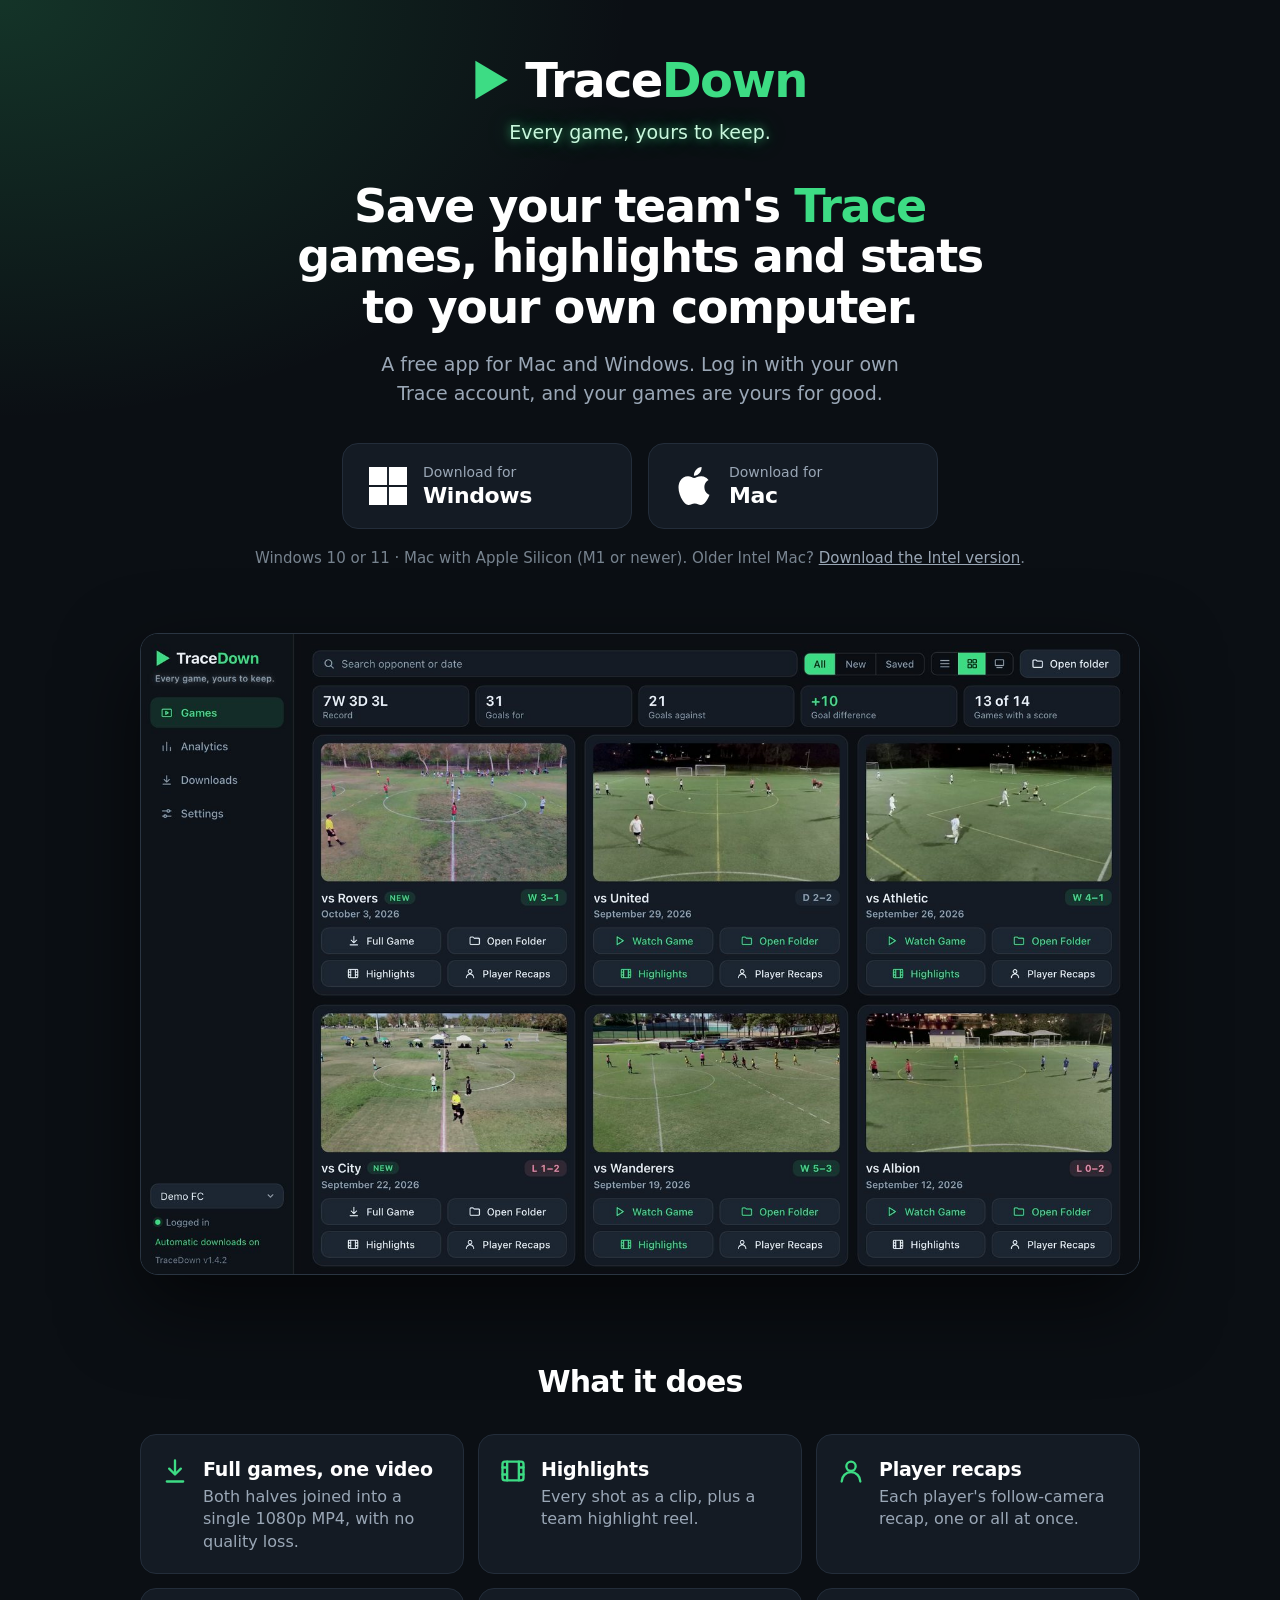
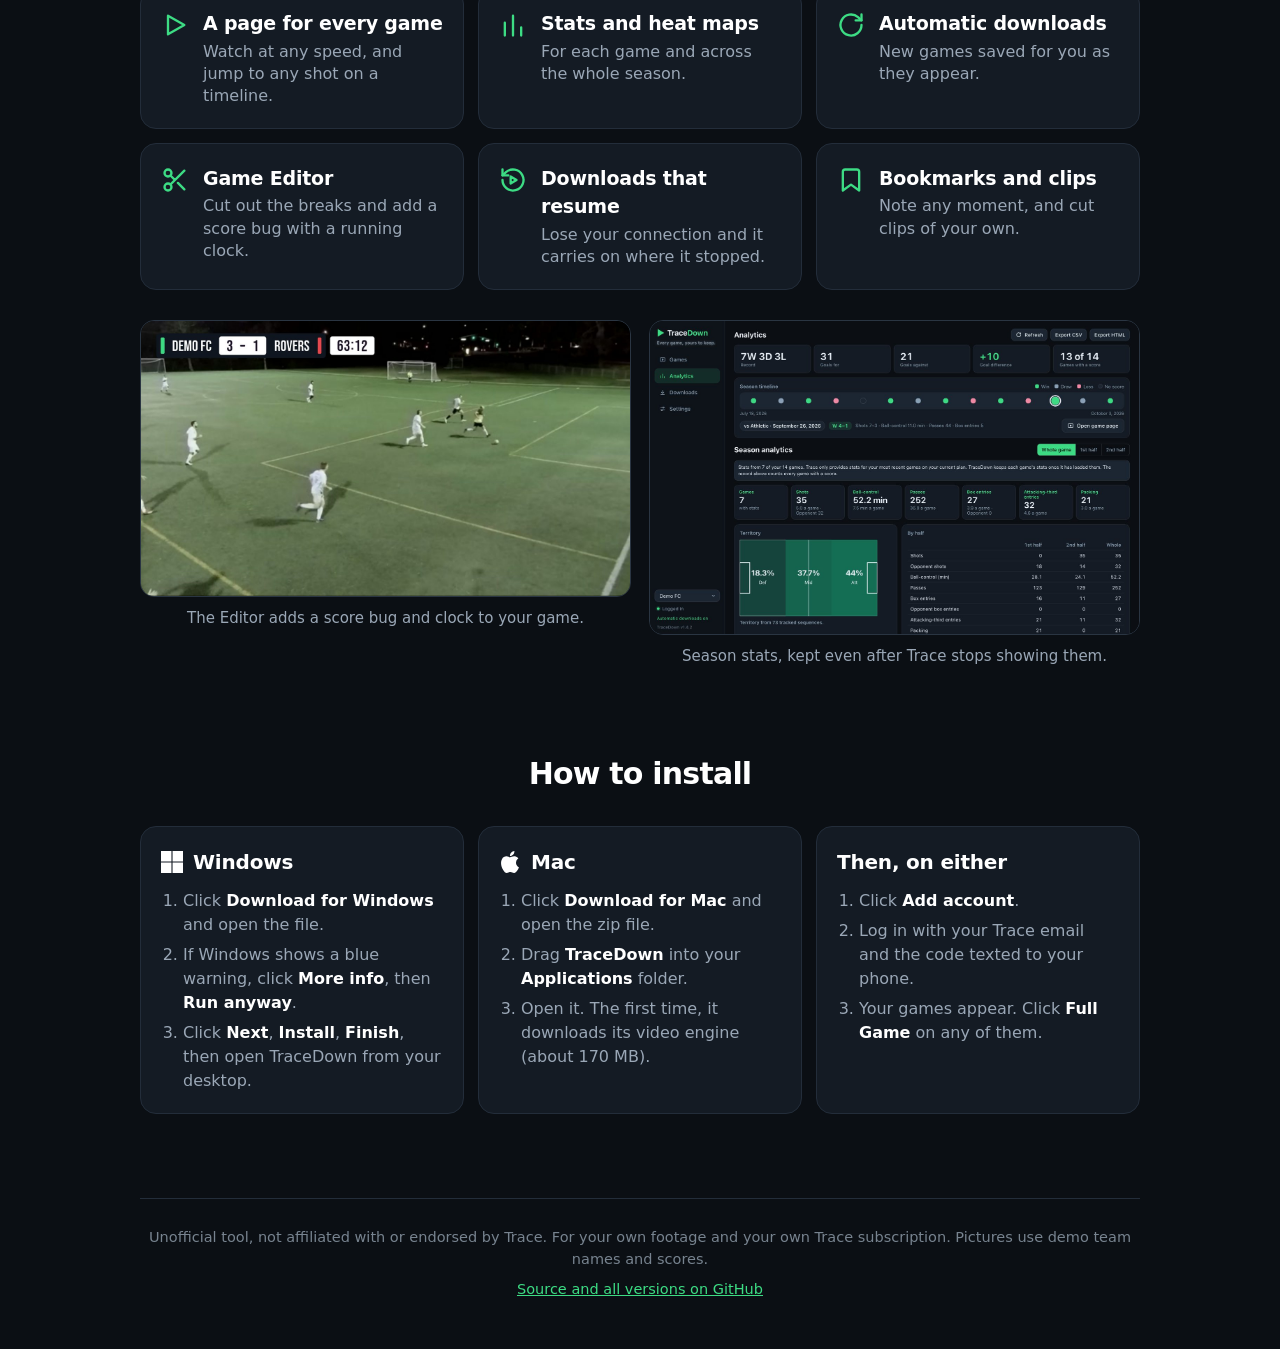
<file: site/index.html>
<!doctype html>
<html lang="en">
<head>
<meta charset="utf-8">
<meta name="viewport" content="width=device-width, initial-scale=1">
<title>TraceDown: every game, yours to keep</title>
<meta name="description" content="A free Mac and Windows app that saves your team's Trace soccer games, highlights, player recaps and stats to your own computer.">
<meta property="og:title" content="TraceDown: every game, yours to keep">
<meta property="og:description" content="Save your team's Trace games, highlights and stats to your own computer. Free for Mac and Windows.">
<meta property="og:image" content="https://tracedown.xyst.la/img/share.jpg">
<meta property="og:url" content="https://tracedown.xyst.la/">
<link rel="canonical" href="https://tracedown.xyst.la/">
<meta name="twitter:card" content="summary_large_image">
<link rel="icon" href="data:image/svg+xml,%3Csvg xmlns='http://www.w3.org/2000/svg' viewBox='0 0 64 64'%3E%3Crect width='64' height='64' rx='14' fill='%230b0f14'/%3E%3Cpath d='M22 16 48 32 22 48z' fill='%233ddc84'/%3E%3C/svg%3E">
<style>
:root{--bg:#0b0f14;--card:#141b24;--line:#232d3a;--text:#fff;--dim:#9aa7b6;--faint:#77838f;--accent:#3ddc84;--on-accent:#06231a}
*{box-sizing:border-box;margin:0}
html{scroll-behavior:smooth}
body{font-family:Inter,-apple-system,"Segoe UI Variable Text","Segoe UI",system-ui,sans-serif;color:var(--text);line-height:1.5;
 background:radial-gradient(900px 600px at 0% 0%,rgba(61,220,132,.18),transparent 70%),var(--bg);background-repeat:no-repeat;background-color:var(--bg)}
a{color:var(--accent)}
.wrap{max-width:1040px;margin:0 auto;padding:0 20px}
header{padding:56px 0 8px;text-align:center}
.logo{display:inline-flex;align-items:center;gap:16px}
.logo svg{width:36px;height:42px}
.logo b{font-size:48px;font-weight:800;letter-spacing:-1.6px;line-height:1}
.g{color:var(--accent)}
.tag{color:#c9f7dd;font-size:19px;margin-top:10px;text-shadow:0 0 10px rgba(61,220,132,.75),0 0 26px rgba(61,220,132,.45)}
h1{font-size:clamp(29px,4.8vw,46px);line-height:1.1;font-weight:800;letter-spacing:-1.4px;margin:34px auto 0;max-width:1000px;text-wrap:balance}
.sub{color:var(--dim);font-size:19px;max-width:820px;margin:18px auto 0;text-wrap:balance}
.buttons{display:flex;flex-wrap:wrap;gap:16px;justify-content:center;margin-top:36px}
.dl{display:flex;align-items:center;gap:16px;min-width:290px;padding:18px 26px;border-radius:16px;text-decoration:none;text-align:left;
 background:var(--card);border:1px solid var(--line);color:var(--text);transition:transform .12s,border-color .12s,background .12s}
.dl:hover{transform:translateY(-2px);border-color:var(--accent)}
.dl svg{width:38px;height:38px;flex:none;fill:currentColor}
.dl small{display:block;font-size:14px;color:var(--dim);font-weight:500}
.dl span{display:block;font-size:22px;font-weight:800;letter-spacing:-.4px;line-height:1.2}
.under{color:var(--faint);font-size:15px;margin-top:18px}
.under a{color:var(--dim)}
.phone{display:none;margin:22px auto 0;max-width:460px;padding:12px 16px;border-radius:12px;background:rgba(61,220,132,.1);border:1px solid rgba(61,220,132,.35);font-size:15px}
.shot{margin:56px auto 0;border-radius:18px;overflow:hidden;border:1px solid #2a3542;box-shadow:0 30px 80px rgba(0,0,0,.6)}
.shot img{display:block;width:100%;height:auto}
h2{font-size:30px;font-weight:800;letter-spacing:-.8px;text-align:center;margin-top:84px}
.grid{display:grid;grid-template-columns:repeat(auto-fit,minmax(290px,1fr));gap:14px;margin-top:30px}
.card{background:var(--card);border:1px solid var(--line);border-radius:16px;padding:20px;display:flex;gap:14px}
.card svg{flex:none;width:28px;height:28px;stroke:var(--accent);fill:none;stroke-width:2;stroke-linecap:round;stroke-linejoin:round;margin-top:2px}
.card h3{font-size:19px;font-weight:700;letter-spacing:-.2px}
.card p{font-size:16px;color:var(--dim);margin-top:3px;line-height:1.4}
.pair{display:grid;grid-template-columns:repeat(auto-fit,minmax(290px,1fr));gap:18px;margin-top:30px}
.pair figure{margin:0}
.pair img{display:block;width:100%;height:auto;border-radius:14px;border:1px solid #2a3542}
.pair figcaption{color:var(--dim);font-size:15px;margin-top:10px;text-align:center}
.how{display:grid;grid-template-columns:repeat(auto-fit,minmax(290px,1fr));gap:14px;margin-top:30px}
.how .card{display:block}
.how h3{display:flex;align-items:center;gap:10px;font-size:20px}
.how h3 svg{width:22px;height:22px;fill:currentColor;stroke:none;margin:0}
.how ol{margin:12px 0 0;padding-left:22px;color:var(--dim);font-size:16px}
.how li{margin-top:6px}
.how b{color:var(--text);font-weight:600}
footer{margin-top:84px;padding:28px 0 48px;border-top:1px solid var(--line);color:var(--faint);font-size:14.5px;text-align:center}
footer p+p{margin-top:8px}
@media (max-width:640px){.sub{font-size:13.5px}header{padding-top:40px}.logo b{font-size:40px}.dl{width:100%}h2{margin-top:64px}}
@media (max-width:380px){.sub{font-size:12.5px}}
</style>
</head>
<body>
<div class="wrap">
<header>
  <div class="logo"><svg viewBox="0 0 60 70" aria-hidden="true"><path d="M4 3 58 35 4 67Z" fill="#3ddc84"/></svg><b>Trace<span class="g">Down</span></b></div>
  <div class="tag">Every game, yours to keep.</div>
  <h1>Save your team's <span class="g">Trace</span> games, highlights and stats to your own computer.</h1>
  <p class="sub">A free app for Mac and Windows. Log in with your own Trace account, and your games are yours for good.</p>

  <div class="buttons" id="download">
    <a class="dl" data-os="win" href="https://github.com/xystla/trace-downloader/releases/latest/download/TraceDown-Windows-Setup.exe">
      <svg viewBox="0 0 24 24" aria-hidden="true"><path d="M0 0h11.4v11.4H0zM12.6 0H24v11.4H12.6zM0 12.6h11.4V24H0zM12.6 12.6H24V24H12.6z"/></svg>
      <div><small>Download for</small><span>Windows</span></div></a>
    <a class="dl" data-os="mac" href="https://github.com/xystla/trace-downloader/releases/latest/download/TraceDown-macOS-AppleSilicon.zip">
      <svg viewBox="0 0 24 24" aria-hidden="true"><path d="M12.152 6.896c-.948 0-2.415-1.078-3.96-1.04-2.04.027-3.91 1.183-4.961 3.014-2.117 3.675-.546 9.103 1.519 12.09 1.013 1.454 2.208 3.09 3.792 3.039 1.52-.065 2.09-.987 3.935-.987 1.831 0 2.35.987 3.96.948 1.637-.026 2.676-1.48 3.676-2.948 1.156-1.688 1.636-3.325 1.662-3.415-.039-.013-3.182-1.221-3.22-4.857-.026-3.04 2.48-4.494 2.597-4.559-1.429-2.09-3.623-2.324-4.39-2.376-2-.156-3.675 1.09-4.61 1.09zM15.53 3.83c.843-1.012 1.4-2.427 1.245-3.83-1.207.052-2.662.805-3.532 1.818-.78.896-1.454 2.338-1.273 3.714 1.338.104 2.715-.688 3.559-1.701"/></svg>
      <div><small>Download for</small><span>Mac</span></div></a>
  </div>
  <p class="under"><span id="version"></span>Windows 10 or 11 · Mac with Apple Silicon (M1 or newer).
    Older Intel Mac? <a href="https://github.com/xystla/trace-downloader/releases/latest/download/TraceDown-macOS-Intel.zip">Download the Intel version</a>.</p>
  <p class="phone" id="phone">TraceDown runs on a Mac or Windows computer. Open this page there to download it.</p>
</header>

<div class="shot"><img src="img/games.jpg" width="1600" height="1025" alt="TraceDown's games view, with a card for each game"></div>

<h2>What it does</h2>
<div class="grid">
  <div class="card"><svg viewBox="0 0 24 24"><path d="M12 3v12m0 0-5-5m5 5 5-5M5 21h14"/></svg><div><h3>Full games, one video</h3><p>Both halves joined into a single 1080p MP4, with no quality loss.</p></div></div>
  <div class="card"><svg viewBox="0 0 24 24"><rect x="3" y="4" width="18" height="16" rx="2"/><path d="M7 4v16M17 4v16M3 9h4M3 15h4M17 9h4M17 15h4"/></svg><div><h3>Highlights</h3><p>Every shot as a clip, plus a team highlight reel.</p></div></div>
  <div class="card"><svg viewBox="0 0 24 24"><circle cx="12" cy="8" r="4"/><path d="M4 21a8 8 0 0 1 16 0"/></svg><div><h3>Player recaps</h3><p>Each player's follow-camera recap, one or all at once.</p></div></div>
  <div class="card"><svg viewBox="0 0 24 24"><path d="m6 4 14 8-14 8z"/></svg><div><h3>A page for every game</h3><p>Watch at any speed, and jump to any shot on a timeline.</p></div></div>
  <div class="card"><svg viewBox="0 0 24 24"><path d="M5 21V10M12 21V4M19 21v-7"/></svg><div><h3>Stats and heat maps</h3><p>For each game and across the whole season.</p></div></div>
  <div class="card"><svg viewBox="0 0 24 24"><path d="M21 12a9 9 0 1 1-3-6.7L21 8"/><path d="M21 3v5h-5"/></svg><div><h3>Automatic downloads</h3><p>New games saved for you as they appear.</p></div></div>
  <div class="card"><svg viewBox="0 0 24 24"><circle cx="6" cy="6" r="3"/><circle cx="6" cy="18" r="3"/><path d="M20 4 8.1 15.9M14.5 14.5 20 20M8.1 8.1 12 12"/></svg><div><h3>Game Editor</h3><p>Cut out the breaks and add a score bug with a running clock.</p></div></div>
  <div class="card"><svg viewBox="0 0 24 24"><path d="M3 12a9 9 0 1 0 3-6.7L3 8"/><path d="M3 3v5h5"/><path d="m10 9 5 3-5 3z"/></svg><div><h3>Downloads that resume</h3><p>Lose your connection and it carries on where it stopped.</p></div></div>
  <div class="card"><svg viewBox="0 0 24 24"><path d="M19 21 12 16 5 21V5a2 2 0 0 1 2-2h10a2 2 0 0 1 2 2z"/></svg><div><h3>Bookmarks and clips</h3><p>Note any moment, and cut clips of your own.</p></div></div>
</div>

<div class="pair">
  <figure><img src="img/editor.jpg" width="1400" height="788" alt="A game exported from the Editor with a score bug" loading="lazy"><figcaption>The Editor adds a score bug and clock to your game.</figcaption></figure>
  <figure><img src="img/analytics.jpg" width="1400" height="897" alt="Season analytics" loading="lazy"><figcaption>Season stats, kept even after Trace stops showing them.</figcaption></figure>
</div>

<h2>How to install</h2>
<div class="how">
  <div class="card"><h3><svg viewBox="0 0 24 24" aria-hidden="true"><path d="M0 0h11.4v11.4H0zM12.6 0H24v11.4H12.6zM0 12.6h11.4V24H0zM12.6 12.6H24V24H12.6z"/></svg>Windows</h3>
    <ol><li>Click <b>Download for Windows</b> and open the file.</li><li>If Windows shows a blue warning, click <b>More info</b>, then <b>Run anyway</b>.</li><li>Click <b>Next</b>, <b>Install</b>, <b>Finish</b>, then open TraceDown from your desktop.</li></ol></div>
  <div class="card"><h3><svg viewBox="0 0 24 24" aria-hidden="true"><path d="M12.152 6.896c-.948 0-2.415-1.078-3.96-1.04-2.04.027-3.91 1.183-4.961 3.014-2.117 3.675-.546 9.103 1.519 12.09 1.013 1.454 2.208 3.09 3.792 3.039 1.52-.065 2.09-.987 3.935-.987 1.831 0 2.35.987 3.96.948 1.637-.026 2.676-1.48 3.676-2.948 1.156-1.688 1.636-3.325 1.662-3.415-.039-.013-3.182-1.221-3.22-4.857-.026-3.04 2.48-4.494 2.597-4.559-1.429-2.09-3.623-2.324-4.39-2.376-2-.156-3.675 1.09-4.61 1.09zM15.53 3.83c.843-1.012 1.4-2.427 1.245-3.83-1.207.052-2.662.805-3.532 1.818-.78.896-1.454 2.338-1.273 3.714 1.338.104 2.715-.688 3.559-1.701"/></svg>Mac</h3>
    <ol><li>Click <b>Download for Mac</b> and open the zip file.</li><li>Drag <b>TraceDown</b> into your <b>Applications</b> folder.</li><li>Open it. The first time, it downloads its video engine (about 170 MB).</li></ol></div>
  <div class="card"><h3>Then, on either</h3>
    <ol><li>Click <b>Add account</b>.</li><li>Log in with your Trace email and the code texted to your phone.</li><li>Your games appear. Click <b>Full Game</b> on any of them.</li></ol></div>
</div>

<footer>
  <p>Unofficial tool, not affiliated with or endorsed by Trace. For your own footage and your own Trace subscription. Pictures use demo team names and scores.</p>
  <p><a href="https://github.com/xystla/trace-downloader">Source and all versions on GitHub</a></p>
</footer>
</div>
<script>
(function () {
  var ua = navigator.userAgent, phone = /Android|iPhone|iPad|iPod/i.test(ua) || (/Mac/.test(ua) && navigator.maxTouchPoints > 1);
  if (phone) document.getElementById("phone").style.display = "block";
  fetch("https://api.github.com/repos/xystla/trace-downloader/releases/latest")
    .then(function (r) { return r.ok ? r.json() : null; })
    .then(function (d) {
      var v = d && d.tag_name && d.tag_name.replace(/^v/, "");
      if (/^[\d.]+$/.test(v || "")) document.getElementById("version").textContent = "Version " + v + " · ";
    }).catch(function () {});
})();
</script>
</body>
</html>
</file>
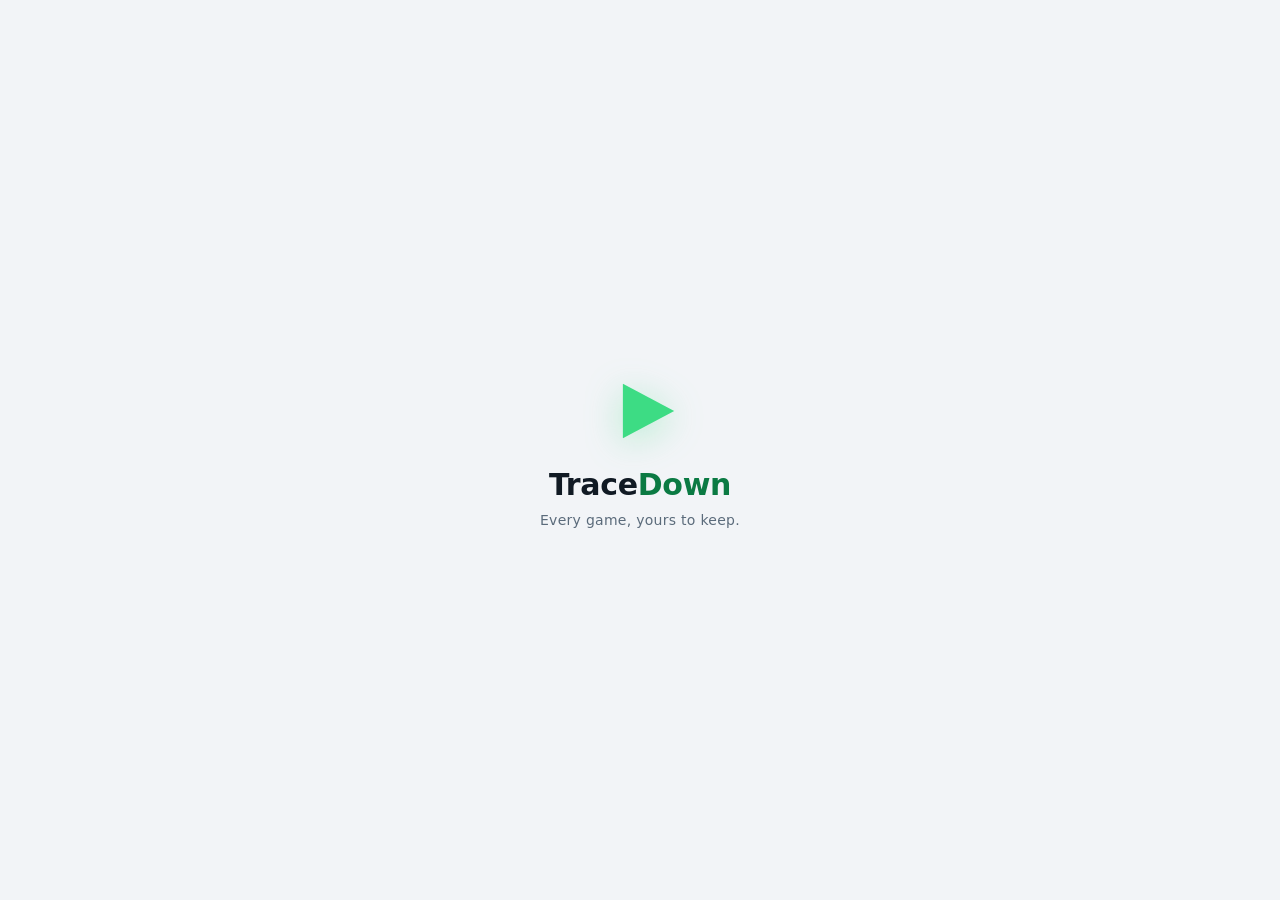
<file: gui/web/index.html>
<!doctype html>
<html>
<head>
  <meta charset="utf-8">
  <script>
    // Apply a chosen light/dark theme before anything is drawn (no flash of the other one).
    try {
      var theme = localStorage.getItem("theme");
      if (theme === "light" || theme === "dark") document.documentElement.dataset.theme = theme;
    } catch (e) { /* follow the computer */ }
  </script>
  <link rel="stylesheet" href="style.css">
</head>
<body>
  <div id="splash" class="splash" role="status" aria-label="Starting TraceDown">
    <svg class="splash-play" width="76" height="76" viewBox="-14 -14 28 28" aria-hidden="true">
      <polygon points="-6.3,-10 -6.3,10 12.6,0" fill="#3ddc84"/>
    </svg>
    <div class="splash-name"><span class="logo-a">Trace</span><span class="logo-b">Down</span></div>
    <div class="splash-tagline">Every game, yours to keep.</div>
  </div>
  <svg hidden xmlns="http://www.w3.org/2000/svg">
    <symbol id="i-download" viewBox="0 0 24 24"><path d="M12 4v11"/><path d="m7 11 5 5 5-5"/><path d="M5 20h14"/></symbol>
    <symbol id="i-folder" viewBox="0 0 24 24"><path d="M3 7a2 2 0 0 1 2-2h4l2 2h8a2 2 0 0 1 2 2v8a2 2 0 0 1-2 2H5a2 2 0 0 1-2-2z"/></symbol>
    <symbol id="i-chart" viewBox="0 0 24 24"><path d="M5 20V11"/><path d="M12 20V4"/><path d="M19 20v-6"/></symbol>
    <symbol id="i-settings" viewBox="0 0 24 24"><path d="M4 7h8"/><path d="M18 7h2"/><circle cx="15" cy="7" r="2.5"/><path d="M4 17h2"/><path d="M12 17h8"/><circle cx="9" cy="17" r="2.5"/></symbol>
    <symbol id="i-play" viewBox="0 0 24 24"><path d="M7 4.5v15l12-7.5z"/></symbol>
    <symbol id="i-retry" viewBox="0 0 24 24"><path d="M20 12a8 8 0 1 1-2.6-5.9"/><path d="M20 4v5h-5"/></symbol>
    <symbol id="i-search" viewBox="0 0 24 24"><circle cx="11" cy="11" r="6.5"/><path d="m16 16 4.5 4.5"/></symbol>
    <symbol id="i-games" viewBox="0 0 24 24"><rect x="3" y="5" width="18" height="14" rx="2"/><path d="m10 9 5 3-5 3z"/></symbol>
    <symbol id="i-film" viewBox="0 0 24 24"><rect x="3" y="4" width="18" height="16" rx="2"/><path d="M7.5 4v16"/><path d="M16.5 4v16"/><path d="M3 9.3h4.5"/><path d="M3 14.7h4.5"/><path d="M16.5 9.3H21"/><path d="M16.5 14.7H21"/></symbol>
    <symbol id="i-prev" viewBox="0 0 24 24"><path d="M15 5l-7 7 7 7"/></symbol>
    <symbol id="i-next" viewBox="0 0 24 24"><path d="M9 5l7 7-7 7"/></symbol>
    <symbol id="i-user" viewBox="0 0 24 24"><circle cx="12" cy="8" r="3.5"/><path d="M5 20a7 7 0 0 1 14 0"/></symbol>
    <symbol id="i-list" viewBox="0 0 24 24"><path d="M4 6h16"/><path d="M4 12h16"/><path d="M4 18h16"/></symbol>
    <symbol id="i-grid" viewBox="0 0 24 24"><rect x="4" y="4" width="6.5" height="6.5" rx="1.2"/><rect x="13.5" y="4" width="6.5" height="6.5" rx="1.2"/><rect x="4" y="13.5" width="6.5" height="6.5" rx="1.2"/><rect x="13.5" y="13.5" width="6.5" height="6.5" rx="1.2"/></symbol>
    <symbol id="i-single" viewBox="0 0 24 24"><rect x="4" y="4.5" width="16" height="11" rx="1.5"/><path d="M7 19.5h10"/></symbol>
    <symbol id="i-pause" viewBox="0 0 24 24"><path d="M8 5v14"/><path d="M16 5v14"/></symbol>
    <symbol id="i-resume" viewBox="0 0 24 24"><path d="M5.5 5v14"/><path d="M10.5 5v14l9.5-7z"/></symbol>
    <symbol id="i-stop" viewBox="0 0 24 24"><rect x="6" y="6" width="12" height="12" rx="2"/></symbol>
    <symbol id="i-guess" viewBox="0 0 24 24"><path d="M12 3.5v4"/><path d="M12 16.5v4"/><path d="M3.5 12h4"/><path d="M16.5 12h4"/><path d="m6 6 2.6 2.6"/><path d="m15.4 15.4 2.6 2.6"/><path d="m18 6-2.6 2.6"/><path d="m8.6 15.4-2.6 2.6"/></symbol>
    <symbol id="i-volume" viewBox="0 0 24 24"><path d="M4 9.5v5h3.5L12 18.5v-13L7.5 9.5z"/><path d="M16 9a4.5 4.5 0 0 1 0 6"/><path d="M18.5 6.5a8 8 0 0 1 0 11"/></symbol>
    <symbol id="i-mute" viewBox="0 0 24 24"><path d="M4 9.5v5h3.5L12 18.5v-13L7.5 9.5z"/><path d="m16 9.5 5 5"/><path d="m21 9.5-5 5"/></symbol>
    <symbol id="i-check" viewBox="0 0 24 24"><path d="m5 12 5 5 9-10"/></symbol>
    <symbol id="i-x" viewBox="0 0 24 24"><path d="M6 6l12 12"/><path d="M18 6 6 18"/></symbol>
    <symbol id="i-up" viewBox="0 0 24 24"><path d="m6 14 6-6 6 6"/></symbol>
    <symbol id="i-down" viewBox="0 0 24 24"><path d="m6 10 6 6 6-6"/></symbol>
    <symbol id="i-full" viewBox="0 0 24 24"><path d="M4 9V4h5"/><path d="M20 9V4h-5"/><path d="M4 15v5h5"/><path d="M20 15v5h-5"/></symbol>
    <symbol id="i-keyboard" viewBox="0 0 24 24"><rect x="3" y="6" width="18" height="12" rx="2"/><path d="M7 10h.01"/><path d="M11 10h.01"/><path d="M15 10h.01"/><path d="M8 14h8"/></symbol>
    <symbol id="i-flag" viewBox="0 0 24 24"><path d="M6 21V4"/><path d="M6 5h11l-2 4 2 4H6"/></symbol>
    <symbol id="i-cut" viewBox="0 0 24 24"><circle cx="6" cy="7" r="2.5"/><circle cx="6" cy="17" r="2.5"/><path d="M8 8.5 20 17"/><path d="M8 15.5 20 7"/></symbol>
    <symbol id="i-disk" viewBox="0 0 24 24"><ellipse cx="12" cy="6" rx="8" ry="3"/><path d="M4 6v6c0 1.7 3.6 3 8 3s8-1.3 8-3V6"/><path d="M4 12v6c0 1.7 3.6 3 8 3s8-1.3 8-3v-6"/></symbol>
    <symbol id="i-copy" viewBox="0 0 24 24"><rect x="9" y="9" width="11" height="11" rx="2"/><path d="M5 15V6a2 2 0 0 1 2-2h9"/></symbol>
  </svg>
  <aside class="sidebar">
    <svg class="logo" width="156" height="26" viewBox="0 0 156 26" xmlns="http://www.w3.org/2000/svg" role="img" aria-label="TraceDown">
      <polygon points="2,3 2,23 19,13" fill="#3ddc84"/>
      <text x="27" y="20" font-family="-apple-system,system-ui,sans-serif" font-size="20" font-weight="700">
        <tspan class="logo-a">Trace</tspan><tspan class="logo-b">Down</tspan>
      </text>
    </svg>
    <div class="tagline">Every game, yours to keep.</div>
    <nav id="nav">
      <button data-view="games" class="on"><svg class="ic" aria-hidden="true"><use href="#i-games"/></svg>Games</button>
      <button data-view="analytics"><svg class="ic" aria-hidden="true"><use href="#i-chart"/></svg>Analytics</button>
      <button data-view="downloads"><svg class="ic" aria-hidden="true"><use href="#i-download"/></svg>Downloads<span id="dlCount" class="count" hidden></span></button>
      <button data-view="storage"><svg class="ic" aria-hidden="true"><use href="#i-disk"/></svg>Storage</button>
      <button data-view="editor"><svg class="ic" aria-hidden="true"><use href="#i-cut"/></svg>Editor</button>
      <button data-view="settings"><svg class="ic" aria-hidden="true"><use href="#i-settings"/></svg>Settings</button>
    </nav>
    <div class="side-foot">
      <select id="account" class="account" aria-label="Account"></select>
      <div id="status" class="status">…</div>
      <div id="autoStatus" class="auto-status" hidden></div>
      <div id="version" class="version"></div>
    </div>
  </aside>
  <main>
    <div id="updateBanner" class="update-banner" hidden>
      <div class="text">
        <b id="updateTitle"></b>
        <span id="updateNote" class="update-note"></span>
        <div id="updateBar" class="bar" hidden><i></i></div>
      </div>
      <button id="updateNotes">What's new</button>
      <button id="updateNow" class="primary">Update now</button>
      <button id="updateLater">Later</button>
    </div>
    <section id="games-view" class="view">
      <div id="connBanner" class="banner" hidden>
        <div class="text">
          <div id="bannerText"></div>
          <div id="statusDetail" class="statusDetail"></div>
        </div>
        <button id="reconnect">Reconnect</button>
      </div>
      <div id="gameTools" class="tools" hidden>
        <label class="search">
          <svg class="ic" aria-hidden="true"><use href="#i-search"/></svg>
          <input id="gameSearch" type="search" placeholder="Search opponent or date" aria-label="Search games">
        </label>
        <div id="gameFilter" class="seg-toggle" role="group" aria-label="Filter games">
          <button data-filter="all" class="on">All</button>
          <button data-filter="new">New</button>
          <button data-filter="saved">Saved</button>
        </div>
        <div id="layoutToggle" class="seg-toggle" role="group" aria-label="Layout">
          <button data-layout="list" title="List" aria-label="List layout"><svg class="ic" aria-hidden="true"><use href="#i-list"/></svg></button>
          <button data-layout="cards" class="on" title="Cards" aria-label="Card layout"><svg class="ic" aria-hidden="true"><use href="#i-grid"/></svg></button>
          <button data-layout="single" title="One game at a time" aria-label="Single game layout"><svg class="ic" aria-hidden="true"><use href="#i-single"/></svg></button>
        </div>
        <button id="openFolder"><svg class="ic" aria-hidden="true"><use href="#i-folder"/></svg>Open folder</button>
      </div>
      <div id="seasonSummary" class="season-summary" hidden></div>
      <div id="gamesStatus" class="notice" role="status"></div>
      <button id="retryGames" hidden>Retry loading games</button>
      <div id="games" class="games"></div>
    </section>

    <section id="analytics" class="view" hidden>
      <div class="row">
        <h2>Analytics</h2>
        <span class="spacer"></span>
        <button id="analytics-refresh"><svg class="ic" aria-hidden="true"><use href="#i-retry"/></svg>Refresh</button>
        <button id="export-csv">Export CSV</button>
        <button id="export-html">Export HTML</button>
      </div>
      <div id="analytics-loading" class="loading" hidden>
        <div id="analytics-loading-text">Loading stats from Trace…</div>
        <div class="bar"><i></i></div>
      </div>
      <div id="season-top" class="season-top">
        <div id="season-record" class="season-summary"></div>
        <div id="season-line" class="card timeline" hidden></div>
      </div>
      <div id="analytics-empty" class="notice" hidden>No stats yet. Trace provides stats for your most recent games.</div>
      <div id="analytics-body">
        <div class="row">
          <h2>Season analytics</h2>
          <span class="spacer"></span>
          <div id="seg-toggle" class="seg-toggle">
            <button data-seg="whole" class="on">Whole game</button>
            <button data-seg="first">1st half</button>
            <button data-seg="second">2nd half</button>
          </div>
        </div>
        <p id="analytics-coverage" class="caption coverage" hidden></p>
        <div id="stat-tiles" class="tiles"></div>
        <div class="cards">
          <div class="card">
            <h3>Territory</h3>
            <div id="season-map" class="pitch"></div>
            <p id="map-note" class="caption"></p>
          </div>
          <div class="card" id="halves-card">
            <h3>By half</h3>
            <table id="halves-table" class="stats-table"><thead><tr><th></th><th>1st half</th><th>2nd half</th><th>Whole</th></tr></thead><tbody></tbody></table>
          </div>
        </div>
        <div class="card">
          <h3>Touches by player</h3>
          <p class="caption">Tracked touches per shirt number in your team's possession sequences. Untracked touches are left out.</p>
          <div id="players" class="players"></div>
        </div>
        <h2>Game by game</h2>
        <div class="card" id="trend-card">
          <div class="row">
            <h3>Each game compared</h3>
            <span class="spacer"></span>
            <select id="trend-metric" aria-label="Chart metric">
              <option value="shots">Shots</option>
              <option value="control">Ball-control (min)</option>
              <option value="passes">Passes</option>
              <option value="box">Box entries</option>
              <option value="att">Attacking-third entries</option>
              <option value="packing">Packing</option>
            </select>
          </div>
          <div id="trend-legend" class="legend"></div>
          <div id="trend" class="chart"></div>
          <div id="chart-tip" class="chart-tip" hidden></div>
        </div>
        <div class="card" id="games-card">
          <h3>Games</h3>
          <p class="caption">Click a game to open its page. Where the ball was is by third (from Trace touch-chains) —
             not pixel tracking. "Ball-control" is minutes in your team's tracked
             possession sequences, with its share of a nominal 90' match in parentheses
             (reads low — touch-chains aren't every touch, and Trace doesn't feed
             opponent possession). "Passes" counts ball-touches in those sequences.</p>
          <div class="table-wrap">
            <table id="analytics-table" class="stats-table">
              <thead><tr><th>Date</th><th>Opponent</th><th title="Final score entered on Trace, your team first">Score</th><th title="Minutes of ball-control (share of a nominal 90' match)">Ball-control</th>
                <th title="Passes (ball-touches in tracked sequences)">Passes</th><th>Shots</th><th title="Opponent shots">Opp shots</th><th title="Entries into the opponent box">Box</th><th title="Attacking-third entries">Att ⅓</th><th title="Packing (opponents bypassed)">Packing</th><th title="Tracked touch-chains these numbers rest on">Seq</th></tr></thead>
              <tbody></tbody>
              <tfoot></tfoot>
            </table>
          </div>
        </div>
      </div>
    </section>

    <section id="downloads" class="view" hidden>
      <div class="row">
        <h2>Downloads</h2>
        <span class="spacer"></span>
        <button id="clearDone" hidden>Clear finished</button>
      </div>
      <p id="dlFree" class="caption" hidden></p>
      <p id="dlEmpty" class="caption">Nothing is downloading. Downloads run one at a time; anything you start while another is running waits here and starts by itself.</p>
      <div id="dlList" class="dl-list"></div>
    </section>
    <section id="storage" class="view" hidden>
      <div class="row">
        <h2>Storage</h2>
        <span class="spacer"></span>
        <button id="storageRefresh"><svg class="ic" aria-hidden="true"><use href="#i-retry"/></svg>Refresh</button>
      </div>
      <p id="storageSummary" class="caption">Measuring…</p>
      <p id="storageNote" class="caption" hidden></p>
      <p id="storageEmpty" class="caption" hidden>Nothing is saved yet.</p>
      <div id="storageCard" class="card" hidden>
        <div class="table-wrap">
          <table id="storageTable" class="stats-table">
            <thead><tr><th>Game</th><th>Full game</th><th>Highlights</th><th>Player recaps</th><th>Your clips</th><th>Total</th><th></th></tr></thead>
            <tbody></tbody>
            <tfoot></tfoot>
          </table>
        </div>
      </div>
    </section>
    <section id="editor" class="view" hidden>
      <div class="row" id="edHead">
        <h2>Editor</h2>
        <span class="spacer"></span>
        <select id="edGame" aria-label="Game to edit"></select>
      </div>
      <p id="edHint" class="caption">Choose a saved game. Mark where it starts, pauses, resumes and ends and where each goal was scored, then export it with the breaks cut out and a score bug on top. The original video is never changed.</p>
      <p id="edError" class="caption warn" hidden></p>
      <div id="edBody" class="ed-body" hidden>
        <div class="ed-stage">
          <div id="edFrame" class="player-frame is-paused" tabindex="0">
            <video id="edVideo" preload="metadata" playsinline></video>
            <div id="edBug" class="ed-bug" hidden><img alt=""><span></span><span></span><span></span><span></span><span></span></div>
          </div>
          <div id="edButtons" class="ed-buttons"></div>
          <div class="ed-nowrow">
            <div id="edNow" class="caption ed-now"></div>
            <span class="spacer"></span>
            <span id="edSuggestNote" class="caption" role="status"></span>
            <button id="edSuggest" title="Put a first guess at the start, the breaks and the end on the timeline, from where Trace tracked the players. Goals stay yours to mark."><svg class="ic" aria-hidden="true"><use href="#i-guess"/></svg><span>Suggest marks</span></button>
          </div>
          <div id="edTimeline" class="timeline"></div>
          <div id="edLegend" class="legend ed-legend"></div>
        </div>
        <div class="ed-side" id="edSide">
          <div class="card ed-card">
            <details class="ed-fold ed-fold-card" data-fold="teams" data-open="yes"><summary>Teams</summary>
              <div class="ed-team" data-side="home">
                <input type="color" aria-label="Your team's colour">
                <input type="text" class="ed-name" maxlength="40" placeholder="Your team" aria-label="Your team's name">
                <input type="text" class="ed-code" maxlength="40" placeholder="On the score bug" aria-label="Your team's name as shown on the score bug" title="Shown on the score bug. A longer name makes the bug wider.">
                <button type="button" class="ed-crest" data-crest="home"></button>
              </div>
              <div class="ed-team" data-side="away">
                <input type="color" aria-label="Opponent's colour">
                <input type="text" class="ed-name" maxlength="40" placeholder="Opponent" aria-label="Opponent's name">
                <input type="text" class="ed-code" maxlength="40" placeholder="On the score bug" aria-label="Opponent's name as shown on the score bug" title="Shown on the score bug. A longer name makes the bug wider.">
                <button type="button" class="ed-crest" data-crest="away"></button>
              </div>
            </details>
          </div>
          <div class="card ed-card">
            <details class="ed-fold ed-fold-card" data-fold="picture"><summary>Picture</summary>
              <label class="ed-look"><span>Exposure</span><input type="range" id="edExposure" min="-100" max="100" step="1" value="0" aria-label="Exposure: darker to brighter"><output>0</output></label>
              <label class="ed-look"><span>Contrast</span><input type="range" id="edContrast" min="-100" max="100" step="1" value="0" aria-label="Contrast: flatter to punchier"><output>0</output></label>
              <label class="ed-look"><span>Saturation</span><input type="range" id="edSaturation" min="-100" max="100" step="1" value="0" aria-label="Saturation: black and white to vivid"><output>0</output></label>
              <div class="ed-fold-foot"><button type="button" id="edGradeReset" class="ed-reset">Reset</button></div>
            </details>
          </div>
          <div class="card ed-card">
            <details class="ed-fold ed-fold-card" data-fold="bug"><summary>Score bug</summary>
              <div class="ed-look ed-saved"><span>Saved looks</span><select id="edLooks" aria-label="Use a saved score bug look"></select><button type="button" id="edLookDelete" title="Delete the chosen saved look.">Delete</button></div>
              <div class="ed-look ed-saved"><span>Save as</span><input type="text" id="edLookName" maxlength="40" placeholder="Name this look" aria-label="A name for the score bug look as it is now"><button type="button" id="edLookSave" title="Save the score bug as it is now, to use on other games.">Save</button></div>
              <p id="edLookNote" class="caption" hidden></p>
              <label class="ed-look"><span>Design</span><select id="edDesign" aria-label="The score bug's design"></select></label>
              <details class="ed-fold" data-fold="text"><summary>Font and size</summary>
                <label class="ed-look"><span>Font</span><select id="edFont" aria-label="The score bug's font"></select></label>
                <label class="ed-look"><span>Size</span><input type="range" id="edSize" min="50" max="200" step="5" value="100" aria-label="The score bug's size"><output id="edSizeNow">100%</output></label>
              </details>
              <details class="ed-fold" data-fold="colours"><summary>Colours</summary>
                <label class="ed-look"><span>Colour</span><input type="color" id="edBarColor" aria-label="The score bug's background colour"><button type="button" id="edBarReset">Reset</button></label>
                <label class="ed-look ed-fade"><span>Fade to</span><input type="color" id="edBarColor2" value="#7a1fa2" aria-label="The second colour the score bug's background fades to"><input type="checkbox" id="edBarFade" aria-label="Fade the background from the first colour to the second"></label>
                <label class="ed-look"><span>Team colours</span><input type="range" id="edStrip" min="3" max="40" step="1" aria-label="How wide the team colour strips are"><output>Thin to wide</output></label>
              </details>
              <details class="ed-fold" data-fold="timer"><summary>Timer</summary>
                <label class="ed-look"><span>Timer side</span><select id="edTimerSide" aria-label="Which side of the score bug the timer is on"><option value="left">Left</option><option value="right">Right</option></select></label>
                <label class="switch ed-animate"><span>Tall timer box<small>As tall as the whole bar, not just the score's box.</small></span><input type="checkbox" id="edTimerFull"></label>
                <label class="ed-look"><span>Timer digits</span><input type="range" id="edTimerText" min="50" max="100" step="5" aria-label="The timer digits' size, against the score's"><output>Small to full</output></label>
                <label class="ed-look"><span>Timer box</span><input type="range" id="edClockRoom" min="0" max="100" step="5" aria-label="How wide the timer's box is"><output>Narrow to wide</output></label>
              </details>
              <details class="ed-fold" data-fold="shape"><summary>Corners and motion</summary>
                <label class="ed-look"><span>Corners</span><input type="range" id="edRound" min="0" max="23" step="1" aria-label="How round the corners are"><output>Square to round</output></label>
                <label class="switch ed-animate"><span>Slide in and out<small>The bug slides in from the left as the game starts and away as it ends.</small></span><input type="checkbox" id="edAnimate"></label>
              </details>
              <details class="ed-fold" data-fold="crests"><summary>Crests</summary>
                <div class="ed-look"><span>League crest</span><span class="ed-crest-note">Stands to the left of the bug.</span><button type="button" class="ed-crest" data-crest="league"></button></div>
                <label class="switch ed-animate"><span>Shadow under crests<small>A slight drop shadow, to lift a crest off the bug and the picture.</small></span><input type="checkbox" id="edCrestShadow"></label>
              </details>
              <div class="ed-fold-foot"><button type="button" id="edBugReset" class="ed-reset" title="Put every score bug setting back to how it starts. Teams and crests are kept.">Reset</button></div>
            </details>
          </div>
          <div class="card ed-card">
            <details class="ed-fold ed-fold-card" data-fold="marks"><summary>Marks</summary>
              <div id="edMarks" class="ed-marks"></div>
            </details>
          </div>
          <div class="card ed-card">
            <details class="ed-fold ed-fold-card" data-fold="export" data-open="yes"><summary>Export</summary>
              <label class="switch"><span>Preview the edit<small>Playback skips the breaks and stops where the game ends.</small></span><input type="checkbox" id="edPreview"></label>
              <div id="edStatus" class="ed-status"></div>
              <div id="edExport" class="ed-export"></div>
            </details>
          </div>
        </div>
      </div>
    </section>
    <section id="settings" class="view" hidden>
      <h2>Settings</h2>
      <div class="card settings-card">
        <label>Download folder
          <div class="dirRow">
            <span id="outDir" class="dirPath" title=""></span>
            <button id="changeDir">Change…</button>
          </div>
        </label>
        <label>Quality
          <select id="quality"><option>highest</option><option>2000k</option><option>1000k</option></select>
        </label>
        <label>File name for full games
          <input id="fileName" type="text" maxlength="120" placeholder="{date}_vs-{opponent}" spellcheck="false" autocomplete="off">
          <small class="field-hint">Use {date}, {team} and {opponent}. Leave it empty for the usual name. Applies to games downloaded from now on.</small>
          <small id="fileNamePreview" class="field-hint"></small>
        </label>
        <label class="inline"><span>Appearance</span>
          <select id="theme" aria-label="Appearance">
            <option value="system">Match my computer</option>
            <option value="light">Light</option>
            <option value="dark">Dark</option>
          </select>
        </label>
        <label class="switch"><span>Combine both halves into one file</span><input type="checkbox" id="combine"></label>
        <label class="switch"><span>Save full games without sound<small>For games downloaded from now on. Highlights and recaps keep their sound.</small></span><input type="checkbox" id="mute"></label>
        <label class="switch"><span>Download new games automatically<small>For games added from now on. TraceDown keeps running in the background to do this.</small></span><input type="checkbox" id="auto"></label>
        <div id="autoOptions" class="auto-options" hidden>
          <label class="inline"><span>Check for new games</span>
            <select id="interval" aria-label="How often to check for new games">
              <option value="1">Every hour</option>
              <option value="3">Every 3 hours</option>
              <option value="6">Every 6 hours</option>
              <option value="12">Every 12 hours</option>
              <option value="24">Once a day</option>
            </select>
          </label>
          <div class="auto-what" role="group" aria-label="What to download for each new game">
            <span>For each new game, download</span>
            <label><input type="checkbox" id="autoFull"> Full game</label>
            <label><input type="checkbox" id="autoHighlights"> Highlights</label>
            <label><input type="checkbox" id="autoRecaps"> Player recaps</label>
          </div>
          <div id="autoNote" class="caption" hidden></div>
        </div>
        <label class="switch" id="loginRow"><span>Open TraceDown when I log in to this computer</span><input type="checkbox" id="login"></label>
        <button id="removeAccount" class="danger">Log out / remove this account</button>
      </div>
      <div class="card settings-card update-card">
        <div class="row">
          <div class="text"><div id="aboutVersion"></div><div id="updateResult" class="caption"></div></div>
          <span class="spacer"></span>
          <button id="showNotes">What's new</button>
          <button id="checkUpdate">Check for updates</button>
          <button id="quitApp" title="Close TraceDown completely, including automatic downloads.">Quit TraceDown</button>
        </div>
      </div>
    </section>
  </main>
  <dialog id="connect">
    <h2>Connect your Trace account</h2>
    <ol class="steps">
      <li>A <b>TraceDown login window</b> just opened (a separate Chrome window). Use <b>that</b> window, not your normal browser.</li>
      <li>Log into Trace there with your <b>email + phone code</b>.</li>
      <li>That's it — TraceDown finds your team and finishes automatically.</li>
    </ol>
    <div class="hint">Stuck? Use “Connect now”, or paste your team URL below.</div>
    <button id="connectDetect" class="primary">Connect now</button>
    <div id="connectMsg"></div>
    <details id="connectManual">
      <summary>Auto-detect didn't work? Paste your team URL</summary>
      <input id="connectUrl" type="text" placeholder="https://go.traceup.com/traceid/team/...">
      <button id="connectUrlBtn">Use this URL</button>
    </details>
    <menu><button id="connectCancel">Cancel</button></menu>
  </dialog>
  <dialog id="welcome">
    <div class="dialog-brand">
      <svg class="logo" width="156" height="26" viewBox="0 0 156 26" xmlns="http://www.w3.org/2000/svg" role="img" aria-label="TraceDown">
        <polygon points="2,3 2,23 19,13" fill="#3ddc84"/>
        <text x="27" y="20" font-family="-apple-system,system-ui,sans-serif" font-size="20" font-weight="700">
          <tspan class="logo-a">Trace</tspan><tspan class="logo-b">Down</tspan>
        </text>
      </svg>
      <div class="tagline">Every game, yours to keep.</div>
    </div>
    <h2>Welcome. Two quick choices</h2>
    <div class="welcome-row">
      <div class="welcome-label">How should TraceDown look?</div>
      <div id="welcomeTheme" class="seg-toggle" role="group" aria-label="Appearance">
        <button data-theme-choice="system" class="on">Match my computer</button>
        <button data-theme-choice="light">Light</button>
        <button data-theme-choice="dark">Dark</button>
      </div>
    </div>
    <label class="switch"><span>Download new games automatically<small>Each new game with its highlights and player recaps, roughly 4 to 5 GB a game, checked every 3 hours. Only games added from now on; older ones are yours to pick. What it downloads and how often can be changed in Settings.</small></span><input type="checkbox" id="welcomeAuto"></label>
    <label class="switch" id="welcomeLoginRow" hidden><span>Open TraceDown when I log in to this computer<small>It keeps running in the background, in the menu bar or system tray, so it can check for new games. Quit it there or in Settings.</small></span><input type="checkbox" id="welcomeLogin" checked></label>
    <p class="caption">You can change all of this later in Settings.</p>
    <menu><button id="welcomeDone" class="primary">Get started</button></menu>
  </dialog>
  <dialog id="whatsNew">
    <div class="dialog-brand">
      <svg class="logo" width="156" height="26" viewBox="0 0 156 26" xmlns="http://www.w3.org/2000/svg" role="img" aria-label="TraceDown">
        <polygon points="2,3 2,23 19,13" fill="#3ddc84"/>
        <text x="27" y="20" font-family="-apple-system,system-ui,sans-serif" font-size="20" font-weight="700">
          <tspan class="logo-a">Trace</tspan><tspan class="logo-b">Down</tspan>
        </text>
      </svg>
      <div class="tagline">Every game, yours to keep.</div>
    </div>
    <h2 id="whatsNewTitle"></h2>
    <ul id="whatsNewList" class="notes"></ul>
    <menu><button id="whatsNewClose">Got it</button></menu>
  </dialog>
  <dialog id="confirmRemove">
    <h2 id="removeTitle"></h2>
    <p id="removeText"></p>
    <menu><button id="removeCancel">Cancel</button><button id="removeGo" class="danger"></button></menu>
  </dialog>
  <dialog id="shortcuts">
    <h2>Keyboard shortcuts</h2>
    <p class="caption">On a game's page, while its video is showing.</p>
    <table class="keys"><tbody>
      <tr><td><kbd>Space</kbd> <kbd>K</kbd></td><td>Play or pause</td></tr>
      <tr><td><kbd>J</kbd> <kbd>L</kbd></td><td>Back or forward 10 seconds</td></tr>
      <tr><td><kbd>←</kbd> <kbd>→</kbd></td><td>Back or forward 5 seconds (click the video first)</td></tr>
      <tr><td><kbd>,</kbd> <kbd>.</kbd></td><td>One frame back or forward</td></tr>
      <tr><td><kbd>&lt;</kbd> <kbd>&gt;</kbd></td><td>Slower or faster</td></tr>
      <tr><td><kbd>M</kbd></td><td>Mute</td></tr>
      <tr><td><kbd>F</kbd></td><td>Full screen; in the Editor, Fullscreen Editor (<kbd>Esc</kbd> to leave)</td></tr>
      <tr><td><kbd>P</kbd> <kbd>N</kbd></td><td>Previous or next moment on the timeline</td></tr>
      <tr><td><kbd>B</kbd></td><td>Bookmark this moment</td></tr>
      <tr><td><kbd>I</kbd> <kbd>O</kbd></td><td>Mark where a clip starts and ends</td></tr>
      <tr><td><kbd>Ctrl</kbd> <kbd>Z</kbd></td><td>In the Editor, undo the last change to the marks (<kbd>Ctrl</kbd> <kbd>Shift</kbd> <kbd>Z</kbd> to redo; <kbd>⌘</kbd> on a Mac works too)</td></tr>
      <tr><td><kbd>?</kbd></td><td>Show this list</td></tr>
    </tbody></table>
    <menu><button id="shortcutsClose">Got it</button></menu>
  </dialog>
  <script src="app.js"></script>
</body>
</html>
</file>
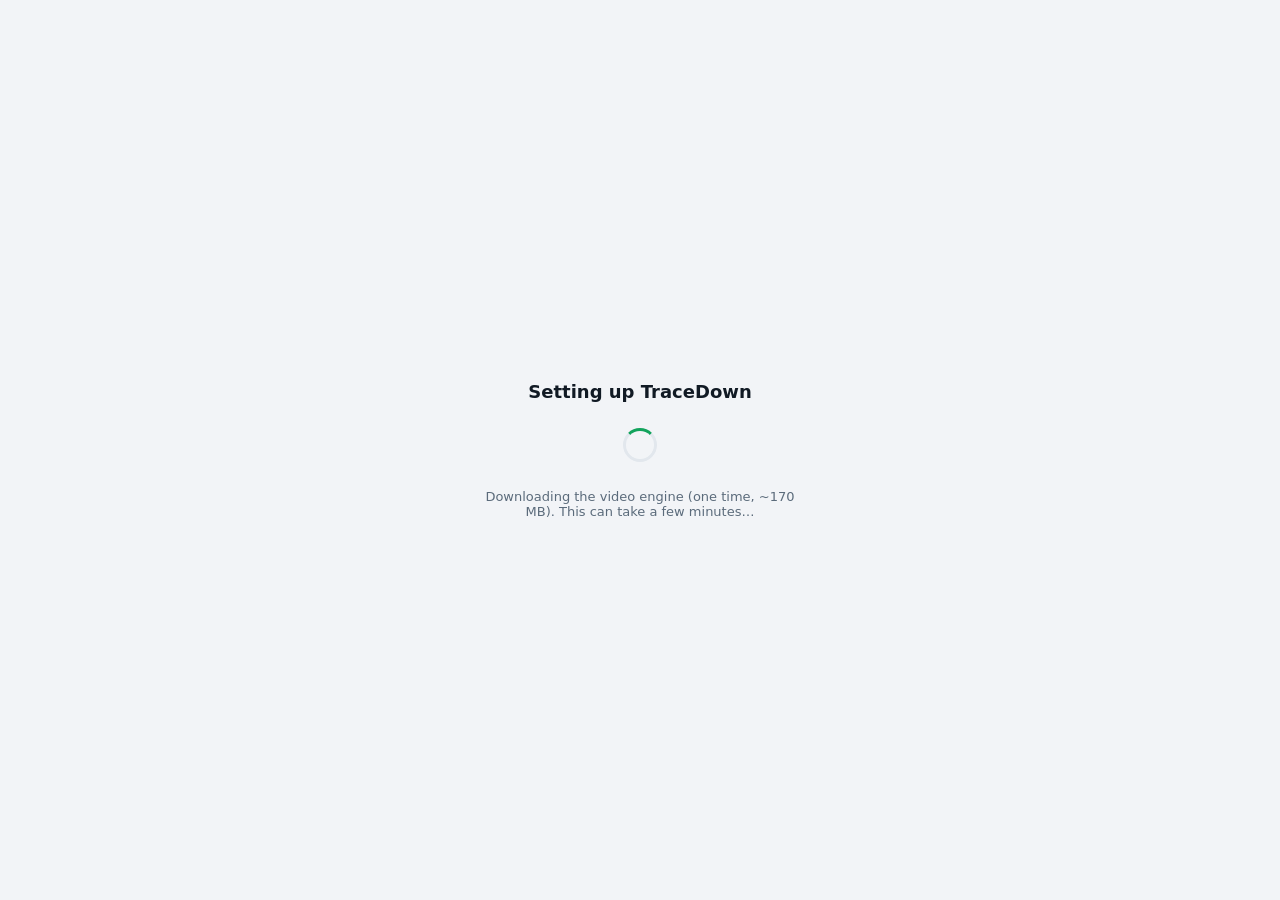
<file: gui/web/setup.html>
<!doctype html><html><head><meta charset="utf-8">
<style>
 body{margin:0;background:#0b0f14;color:#e8eef5;font-family:"Segoe UI Variable Text","Segoe UI",-apple-system,system-ui,sans-serif;
   display:flex;flex-direction:column;align-items:center;justify-content:center;height:100vh;}
 h1{font-size:18px} p{color:#8aa0b4;font-size:13px;max-width:320px;text-align:center}
 .spin{width:28px;height:28px;border:3px solid #1c2632;border-top-color:#3ddc84;border-radius:50%;
   animation:s 1s linear infinite;margin:14px}@keyframes s{to{transform:rotate(360deg)}}
 @media (prefers-color-scheme:light){body{background:#f2f4f7;color:#111a24}p{color:#5b6b7b}.spin{border-color:#e2e7ed;border-top-color:#12a35c}}
</style></head><body>
 <h1>Setting up TraceDown</h1>
 <div class="spin"></div>
 <p id="msg">Downloading the video engine (one time, ~170 MB). This can take a few minutes…</p>
</body></html>
</file>
<file: gui/web/style.css>
:root {
  color-scheme:dark;
  --bg:#0b0f14; --side:#0e131a; --card:#141b24; --raised:#1c2632; --hover:#243040;
  --border:rgba(255,255,255,.07); --border-strong:rgba(255,255,255,.14);
  --accent:#3ddc84; --accent-hover:#5be59a; --on-accent:#06231a; --accent-text:#3ddc84;
  --accent-soft:rgba(61,220,132,.13);
  --text:#e8eef5; --muted:#8aa0b4; --warn:#e0a33e; --warn-soft:rgba(224,163,62,.12);
  --danger:#f08aa4; --danger-soft:rgba(240,138,164,.13);
  --thumb-a:#1d3a2c; --thumb-b:#12202a; --shadow:rgba(0,0,0,.55);
  /* chart series: us, opponent (validated against the card surface in each theme) */
  --series-1:#3987e5; --series-2:#d95926; --grid:rgba(255,255,255,.08);
  --radius:14px; --radius-sm:10px; --ease:.16s ease;
}
/* Light theme: chosen in Settings, or followed from the computer when set to "Match system". */
@media (prefers-color-scheme:light) {
  :root:not([data-theme="dark"]) {
    color-scheme:light;
    --bg:#f2f4f7; --side:#e9ecf1; --card:#ffffff; --raised:#eef1f5; --hover:#e2e7ed;
    --border:rgba(15,25,40,.10); --border-strong:rgba(15,25,40,.20);
    --accent:#3ddc84; --accent-hover:#2fcf77; --on-accent:#06231a; --accent-text:#0b7a43;
    --accent-soft:rgba(18,163,92,.13);
    --text:#111a24; --muted:#5b6b7b; --warn:#9a5b00; --warn-soft:rgba(224,163,62,.18);
    --danger:#b8294a; --danger-soft:rgba(192,48,79,.10);
    --thumb-a:#cfe6d9; --thumb-b:#dfe6ee; --shadow:rgba(20,30,45,.25);
    --series-1:#2a78d6; --series-2:#eb6834; --grid:rgba(15,25,40,.10);
  }
}
:root[data-theme="light"] {
  color-scheme:light;
  --bg:#f2f4f7; --side:#e9ecf1; --card:#ffffff; --raised:#eef1f5; --hover:#e2e7ed;
  --border:rgba(15,25,40,.10); --border-strong:rgba(15,25,40,.20);
  --accent:#3ddc84; --accent-hover:#2fcf77; --on-accent:#06231a; --accent-text:#0b7a43;
  --accent-soft:rgba(18,163,92,.13);
  --text:#111a24; --muted:#5b6b7b; --warn:#9a5b00; --warn-soft:rgba(224,163,62,.18);
  --danger:#b8294a; --danger-soft:rgba(192,48,79,.10);
  --thumb-a:#cfe6d9; --thumb-b:#dfe6ee; --shadow:rgba(20,30,45,.25);
  --series-1:#2a78d6; --series-2:#eb6834; --grid:rgba(15,25,40,.10);
}
* { box-sizing:border-box; font-family:"Segoe UI Variable Text","Segoe UI",-apple-system,system-ui,sans-serif; }
[hidden] { display:none !important; }
body { margin:0; background:var(--bg); color:var(--text); height:100vh; display:flex;
  overflow:hidden; -webkit-font-smoothing:antialiased; }
::-webkit-scrollbar { width:10px; height:10px; }
::-webkit-scrollbar-thumb { background:var(--raised); border-radius:10px; border:2px solid var(--bg); }
::-webkit-scrollbar-thumb:hover { background:var(--hover); }
h2 { margin:0; font-size:19px; }
h3 { margin:0 0 10px; font-size:13px; font-weight:600; color:var(--muted); }

.ic { width:16px; height:16px; flex:none; fill:none; stroke:currentColor; stroke-width:2;
  stroke-linecap:round; stroke-linejoin:round; }

/* ---- splash: shown from launch until the first games are in ---- */
.splash { position:fixed; inset:0; z-index:100; display:flex; flex-direction:column; align-items:center;
  justify-content:center; gap:18px; background:var(--bg);
  transition:opacity .35s ease, visibility .35s ease; }
.splash.is-done { opacity:0; visibility:hidden; }
.splash-play { animation:splash-spin 1.5s cubic-bezier(.65,0,.3,1) infinite;
  filter:drop-shadow(0 6px 18px rgba(61,220,132,.35)); }
@keyframes splash-spin { 0% { transform:rotate(0); } 65%, 100% { transform:rotate(360deg); } }
.splash-name { font-size:30px; font-weight:700; letter-spacing:-.01em; animation:splash-in .5s ease both; }
.splash-name .logo-a { color:var(--text); }
.splash-name .logo-b { color:var(--accent-text); }
.splash-tagline { margin-top:-8px; font-size:14px; font-weight:500; color:var(--muted); letter-spacing:.02em;
  animation:splash-in .5s ease .25s both; }
@keyframes splash-in { from { opacity:0; transform:translateY(6px); } }

/* ---- controls ---- */
button { display:inline-flex; align-items:center; justify-content:center; gap:8px;
  border:1px solid var(--border); border-radius:var(--radius-sm); padding:9px 14px;
  font-size:13.5px; font-weight:500; cursor:pointer; background:var(--raised); color:var(--text);
  transition:background var(--ease), border-color var(--ease), color var(--ease), transform var(--ease); }
button:hover { background:var(--hover); border-color:var(--border-strong); }
button:active { transform:scale(.98); }
button:disabled { opacity:.5; cursor:default; transform:none; }
button:focus-visible, select:focus-visible, input:focus-visible, summary:focus-visible {
  outline:2px solid var(--accent-text); outline-offset:2px; }
button.primary { background:var(--accent); border-color:transparent; color:var(--on-accent);
  font-weight:650; padding:13px; font-size:15px; border-radius:var(--radius);
  box-shadow:0 6px 20px -8px rgba(61,220,132,.55); }
button.primary .ic { width:18px; height:18px; stroke-width:2.4; }
button.primary:hover { background:var(--accent-hover); }
button.primary:disabled { background:var(--card); border-color:var(--border); color:var(--muted);
  box-shadow:none; opacity:1; }
button.danger { background:var(--danger-soft); border-color:transparent; color:var(--danger); }
button.danger:hover { background:var(--danger-soft); border-color:var(--danger); }
button.icon-btn { padding:8px; }
select { appearance:none; -webkit-appearance:none; background:var(--raised)
  url("data:image/svg+xml,%3Csvg xmlns='http://www.w3.org/2000/svg' width='12' height='12' viewBox='0 0 24 24' fill='none' stroke='%238aa0b4' stroke-width='3' stroke-linecap='round' stroke-linejoin='round'%3E%3Cpath d='m6 9 6 6 6-6'/%3E%3C/svg%3E")
  no-repeat right 10px center; color:var(--text); border:1px solid var(--border);
  border-radius:var(--radius-sm); padding:7px 30px 7px 12px; font-size:13px; cursor:pointer;
  transition:background-color var(--ease), border-color var(--ease); }
select:hover { background-color:var(--hover); border-color:var(--border-strong); }
.seg-toggle { display:flex; gap:0; border:1px solid var(--border-strong);
  border-radius:8px; overflow:hidden; width:fit-content; }
.seg-toggle button { flex:none; background:transparent; color:var(--muted); border:0; border-radius:0;
  padding:6px 12px; font-size:12.5px; cursor:pointer; }
.seg-toggle button + button { border-left:1px solid var(--border-strong); }
.seg-toggle button.on { background:var(--accent); color:var(--on-accent); font-weight:600; }
#layoutToggle button { padding:6px 9px; }

/* ---- sidebar ---- */
.sidebar { flex:none; width:196px; display:flex; flex-direction:column; gap:18px; padding:18px 12px 12px;
  background:var(--side); border-right:1px solid var(--border); }
.logo { display:block; height:26px; margin:0 6px; }
.tagline { margin:-12px 6px 0; font-size:11.5px; font-weight:500; color:var(--muted); letter-spacing:.01em;
  white-space:nowrap; }
/* A faint white glow on the tagline, on the splash screen and in the sidebar
   (dark theme only: a white glow can't show on the light theme's pale background). */
.tagline, .splash-tagline { text-shadow:0 0 10px rgba(255,255,255,.4), 0 0 2px rgba(255,255,255,.2); }
@media (prefers-color-scheme:light) { :root:not([data-theme="dark"]) .tagline, :root:not([data-theme="dark"]) .splash-tagline { text-shadow:none; } }
:root[data-theme="light"] .tagline, :root[data-theme="light"] .splash-tagline { text-shadow:none; }
.logo-a { fill:var(--text); }
.logo-b { fill:var(--accent-text); }
#nav { display:flex; flex-direction:column; gap:4px; }
#nav button { justify-content:flex-start; gap:10px; background:transparent; border-color:transparent;
  color:var(--muted); padding:10px 12px; font-size:14px; }
#nav button:hover { background:var(--raised); color:var(--text); }
#nav button.on { background:var(--accent-soft); color:var(--accent-text); font-weight:600; }
.side-foot { margin-top:auto; display:flex; flex-direction:column; gap:8px; }
.account { width:100%; text-overflow:ellipsis; }
.status { display:flex; align-items:center; gap:7px; font-size:12px; color:var(--muted); padding:2px 6px; }
.status::before { content:""; flex:none; width:7px; height:7px; border-radius:50%; background:var(--muted); }
.status.ok::before { background:var(--accent); box-shadow:0 0 0 3px var(--accent-soft); }
.status.bad { color:var(--warn); }
.status.bad::before { background:var(--warn); box-shadow:0 0 0 3px var(--warn-soft); }
.version { color:var(--muted); font-size:11px; padding:0 6px; opacity:.75; }

/* ---- main ---- */
main { flex:1; min-width:0; overflow-y:auto; }
.view { max-width:1080px; margin:0 auto; padding:20px 22px 28px; }
.row { display:flex; align-items:center; gap:8px; }
.spacer { flex:1; }
.banner { display:flex; align-items:center; gap:12px; margin-bottom:14px; padding:12px 14px;
  background:var(--warn-soft); border:1px solid var(--warn); border-radius:var(--radius); }
.banner .text { flex:1; min-width:0; font-size:13px; }
.banner button { flex:none; }
.statusDetail { color:var(--warn); font-size:11px; margin-top:4px; word-break:break-all; }
.statusDetail:empty { display:none; }
.notice { color:var(--muted); font-size:12.5px; margin:0 2px 10px; white-space:pre-line; }
.notice:empty { display:none; }
.notice.warn { color:var(--warn); }
#retryGames { margin-bottom:10px; }
.card { background:var(--card); border:1px solid var(--border); border-radius:var(--radius); padding:14px; }
.caption { font-size:12px; color:var(--muted); margin:8px 0; line-height:1.45; }

/* One download at a time: while one runs, the buttons that would start another are
   greyed out and don't respond. */
/* Still a click target (so a click doesn't fall through to the card and open its
   page); the handlers themselves ignore it while a download runs. */

/* ---- search + filter ---- */
.tools { display:flex; align-items:center; gap:8px; margin-bottom:10px; }
.tools .seg-toggle, .tools > button { flex:none; }
.search { flex:1; min-width:0; display:flex; align-items:center; gap:8px; margin:0; padding:0 12px;
  background:var(--card); border:1px solid var(--border); border-radius:var(--radius-sm);
  color:var(--muted); transition:border-color var(--ease); }
.search:focus-within { border-color:var(--accent-text); }
.search input { flex:1; min-width:0; background:none; border:0; outline:0; color:var(--text);
  font-size:13.5px; padding:8px 0; }
.search input::placeholder { color:var(--muted); }

/* ---- games ---- */
.games { display:flex; flex-direction:column; gap:8px; }
.game { display:grid; grid-template-columns:auto minmax(170px,1fr) auto; align-items:center; gap:10px 12px;
  background:var(--card); border:1px solid var(--border); border-radius:var(--radius); padding:10px;
  transition:border-color var(--ease), background var(--ease); }
.game:hover { border-color:var(--border-strong); }
.game.is-busy { border-color:var(--accent-text); }
.thumb { width:96px; height:54px; border-radius:8px; flex:none;
  background:linear-gradient(135deg,var(--thumb-a),var(--thumb-b)) center/cover; }
.game .meta { min-width:0; }
.game .opp { display:flex; align-items:center; gap:8px; font-size:15px; font-weight:600; }
.game .opp-name { overflow:hidden; text-overflow:ellipsis; white-space:nowrap; }
.game .date { font-size:12.5px; font-weight:600; color:var(--muted); margin-top:3px; white-space:nowrap; }
.game .err { font-size:11.5px; color:var(--warn); margin-top:3px; overflow-wrap:anywhere; }
.game .err.info { color:var(--muted); }
.game .err:empty { display:none; }
.mini { height:3px; margin-top:6px; border-radius:2px; background:var(--raised); overflow:hidden; }
.mini > i { display:block; height:100%; width:0; border-radius:2px; background:var(--accent);
  transition:width .4s ease; }
.mini.sliding > i { width:35%; animation:mini-slide 1.3s ease-in-out infinite; }
@keyframes mini-slide { from { transform:translateX(-100%); } to { transform:translateX(290%); } }
.badge { flex:none; font-size:10.5px; font-weight:650; letter-spacing:.03em; text-transform:uppercase;
  color:var(--accent-text); background:var(--accent-soft); border-radius:999px; padding:2px 7px; }
.game:not(.is-new) .badge { display:none; }
.score { flex:none; margin-left:auto; font-size:12.5px; font-weight:700; font-variant-numeric:tabular-nums;
  letter-spacing:.02em; border-radius:8px; padding:3px 9px; white-space:nowrap;
  color:var(--muted); background:var(--raised); }
.score.win { color:var(--accent-text); background:var(--accent-soft); }
.score.loss { color:var(--danger); background:var(--danger-soft); }
.action { display:flex; align-items:center; justify-content:flex-end; flex-wrap:wrap; gap:6px; }
.game > .action > button:not(.icon-btn), .game > .action > .pair > button:not(.icon-btn) { padding:8px 11px; font-size:13px; }
/* Open Folder, with "Edit game" beside it on the game's own page only: in the
   list of games the Editor is a click away in the sidebar. */
.action > .pair { display:flex; gap:6px; min-width:0; }
.action > .pair > button:first-child { flex:1 1 auto; min-width:0; }
.edit-game { display:none; }
button.done { color:var(--accent-text); }
.state { display:inline-flex; align-items:center; gap:5px; font-size:13px; padding:0 6px; }
.state.saved { color:var(--accent-text); }
.state.muted { color:var(--muted); }
.state.warn { color:var(--warn); }
.progress { grid-column:1 / -1; display:flex; align-items:center; gap:10px; }
.bar { flex:1; height:6px; background:var(--raised); border-radius:3px; overflow:hidden; }
.bar > i { display:block; height:100%; width:0; background:var(--accent); border-radius:3px;
  transition:width .25s ease; }
.speed { flex:none; font-size:11.5px; color:var(--muted); font-variant-numeric:tabular-nums; }
.speed:empty { display:none; }
.hl-panel { grid-column:1 / -1; border-top:1px solid var(--border); padding-top:10px;
  display:flex; flex-direction:column; gap:8px; }
.hl-panel h3 { margin:0; }
.hl-panel .hl-sub { margin-top:6px; }
.hl-panel .caption { margin:0; }
/* While the player list is being fetched: a block big enough to be seen, where the list will be. */
.hl-loading { margin-top:8px; padding:16px 18px; border:1px solid var(--border-strong); border-radius:var(--radius-sm); background:var(--raised); }
.hl-loading-title { font-size:15px; font-weight:650; margin-bottom:4px; }
.hl-loading .mini { height:4px; margin-top:12px; background:var(--card); }
.hl-panel .hl-skeleton { height:54px; border-radius:var(--radius-sm); opacity:.6; }
.hl-row { display:flex; align-items:center; gap:10px; background:var(--raised); border-radius:var(--radius-sm);
  padding:8px 10px; min-width:0; }
.hl-panel .row { flex-wrap:wrap; }
.hl-panel .row h3, .hl-panel .row button { white-space:nowrap; }
.hl-panel .row button { padding:7px 11px; font-size:13px; }
.hl-status { margin-left:6px; }
.hl-row .bar { margin-top:6px; height:5px; background:var(--card); }
.hl-overall { flex:none; height:6px; }
.hl-panel.is-running .hl-row button { opacity:.45; pointer-events:none; }
.hl-row.is-saved .hl-title { color:var(--accent-text); }
.hl-row.is-off { background:transparent; border:1px dashed var(--border); }
.hl-row.is-off .hl-title { color:var(--muted); font-weight:500; }
.hl-text { flex:1; min-width:0; }
.hl-title { font-size:13.5px; font-weight:600; overflow:hidden; text-overflow:ellipsis; white-space:nowrap; }
.hl-detail { font-size:11.5px; color:var(--muted); overflow-wrap:anywhere; }
.hl-detail.warn { color:var(--warn); }
.hl-row button { padding:7px 11px; font-size:13px; background:var(--card); }
.hl-players { display:grid; grid-template-columns:repeat(auto-fill,minmax(250px,1fr)); gap:8px; }
/* ---- card layout: big thumbnail on top, buttons underneath ---- */
.games.is-cards { display:grid; grid-template-columns:repeat(auto-fill,minmax(300px,1fr)); gap:12px;
  align-items:start; }
.games.is-cards > .show-more, .games.is-cards > .notice, .games.is-cards > .skeleton { grid-column:1 / -1; }
.games.is-cards .game { grid-template-columns:minmax(0,1fr); gap:10px; padding:10px; }
.games.is-cards .thumb { width:100%; height:auto; aspect-ratio:16 / 9; border-radius:10px; }
.games.is-cards .game .opp { font-size:16px; }
/* Two rows of two on every card, whatever its state, so cards in a row line up:
   the game itself + Open Folder, then Highlights + Player Recaps. */
.games.is-cards .game > .action { display:grid; grid-template-columns:1fr 1fr; gap:8px; }
.games.is-cards .game > .action > .wide, .games.is-cards .game > .action > .state { grid-column:1 / -1; }
.games.is-cards .game > .action > .state { justify-content:center; padding:8px 0; }
.games.is-cards .game > .action > .pair { gap:8px; }
.games.is-cards .hl-players { grid-template-columns:minmax(0,1fr); }
.games.is-cards .hl-row { flex-wrap:wrap; }
/* ---- single layout: one game at a time, as large as the window allows ---- */
.games.is-single { gap:10px; }
.single-nav { display:flex; align-items:center; justify-content:center; gap:14px; }
.single-nav button { background:var(--card); }
.single-count { min-width:120px; text-align:center; font-size:13px; font-weight:600; color:var(--muted);
  font-variant-numeric:tabular-nums; }
.games.is-single .game { grid-template-columns:minmax(0,1fr); gap:12px; padding:14px; }
.games.is-single .thumb { width:100%; height:auto; aspect-ratio:16 / 9; border-radius:12px; }
.games.is-single .game .opp { font-size:22px; }
.games.is-single .game .date { font-size:14px; }
.games.is-single .score { font-size:15px; padding:5px 12px; }
.games.is-single .game > .action { justify-content:stretch; gap:10px; flex-wrap:nowrap; }
.games.is-single .game > .action > * { flex:1 1 0; }
.games.is-single .game > .action > button, .games.is-single .game > .action > .pair > button { padding:13px 12px; font-size:15px; }
.games.is-single .game > .action > .pair { flex:2 1 0; gap:10px; }
.games.is-single .game > .action > .pair > button { flex:1 1 0; }
.games.is-single .edit-game { display:inline-flex; }
.games.is-single .game > .action > .state { justify-content:center; }
.games:not(.is-single) .game { cursor:pointer; }
/* Clicking a game opens its own page: say so on the thumbnail when pointed at. */
.thumb { position:relative; overflow:hidden; }
.thumb-hint { position:absolute; inset:0; display:flex; flex-direction:column; align-items:center;
  justify-content:center; gap:2px; font-size:15px; font-weight:650; color:#fff; background:rgba(4,8,12,.5); opacity:0;
  transition:opacity var(--ease); pointer-events:none; }
.games.is-cards .game:hover .thumb-hint { opacity:1; }
.games.is-single .thumb-hint { display:none; }
.thumb-download { position:absolute; inset:0; display:none; flex-direction:column; align-items:center;
  justify-content:center; gap:4px; color:#fff; background:rgba(4,8,12,.55); opacity:0;
  transition:opacity var(--ease); font-size:20px; font-weight:650; }
.thumb-download .ic { width:34px; height:34px; margin-bottom:4px; }
.thumb-download small { font-size:13px; font-weight:500; opacity:.85; }
.games.is-single .game.is-new:not(.is-busy) .thumb { cursor:pointer; }
.games.is-single .game.is-new:not(.is-busy) .thumb-download { display:flex; }
.games.is-single .game.is-new:not(.is-busy) .thumb:hover .thumb-download { opacity:1; }
.thumb-hint small { font-size:12px; font-weight:500; opacity:.85; }
/* The list's thumbnail is small: just the two words. */
.games:not(.is-cards) .thumb-hint { font-size:11px; }
.games:not(.is-cards) .thumb-hint small { display:none; }
.games:not(.is-cards):not(.is-single) .game:hover .thumb-hint { opacity:1; }
.games:not(.is-cards):not(.is-single) .game:hover .thumb { outline:2px solid var(--accent-text); outline-offset:1px; }
/* List layout: every row shares the same columns, so the buttons take the same
   width on each row and the scores line up one under another. */
@supports (grid-template-columns:subgrid) {
  .games:not(.is-cards):not(.is-single) { display:grid; grid-template-columns:auto minmax(170px,1fr) auto; }
  .games:not(.is-cards):not(.is-single) > .game { grid-column:1 / -1; grid-template-columns:subgrid; }
  .games:not(.is-cards):not(.is-single) > :not(.game) { grid-column:1 / -1; }
}
.single-back { margin-right:auto; }
.single-nav:has(.single-back)::after { content:""; margin-left:auto; width:110px; }
.player { width:100%; }
/* The box takes the video's own 16:9 shape, so the picture fills it edge to edge. */
.player-frame { position:relative; border-radius:12px; overflow:hidden; background:#000; outline:0; }
.player video { display:block; width:100%; height:auto; aspect-ratio:16 / 9; background:#000;
  object-fit:cover; cursor:pointer; }
/* The app's own controls: a bar that appears over the bottom edge on hover. Only
   the bar itself has a backing, so the picture is never dimmed. */
.vc { position:absolute; left:10px; right:10px; bottom:10px; display:flex; align-items:center; gap:10px;
  padding:6px 10px; border-radius:12px; background:rgba(10,14,19,.86); color:#fff; opacity:0;
  transition:opacity .18s ease; }
.player-frame:hover .vc, .player-frame.is-paused .vc, .player-frame:focus-within .vc { opacity:1; }
.vc button { flex:none; padding:6px; border:0; border-radius:8px; background:transparent; color:#fff; }
.vc button:hover { background:rgba(255,255,255,.16); }
.vc .ic { width:18px; height:18px; }
.vc-time { flex:none; font-size:12.5px; font-variant-numeric:tabular-nums; white-space:nowrap; }
.vc input[type=range] { -webkit-appearance:none; appearance:none; height:4px; margin:0; border-radius:2px;
  background:rgba(255,255,255,.3); cursor:pointer; }
.vc input[type=range]::-webkit-slider-thumb { -webkit-appearance:none; width:13px; height:13px; border-radius:50%;
  background:#fff; border:0; }
.vc-seek { flex:1; min-width:60px; accent-color:var(--accent); }
.vc-volume { flex:none; width:70px; }
.player-bar { display:flex; align-items:center; gap:10px; margin-top:10px; }
.player-label { font-size:12.5px; font-weight:600; color:var(--muted); }
.player-bar select { flex:1; min-width:0; max-width:420px; }
.player-bar .spacer { flex:1; }
.player-tools { display:flex; gap:6px; }
.player-notes { display:flex; flex-direction:column; gap:6px; margin-top:8px; }
.player-notes:empty { display:none; }
.player-note { display:flex; align-items:center; flex-wrap:wrap; gap:8px; font-size:13px; color:var(--muted); }
.player-note button { padding:5px 10px; font-size:12.5px; }
.vc-speed { flex:none; width:auto; margin:0; padding:3px 2px; border:0; border-radius:8px; background:transparent;
  color:#fff; font-size:12.5px; font-variant-numeric:tabular-nums; cursor:pointer; }
.vc-speed option { color:#111; }
/* Full screen: the frame covers the app's window, and the whole picture is shown. */
.player-frame.is-full { position:fixed; inset:0; z-index:90; border-radius:0; }
.player-frame.is-full video { width:100%; height:100%; aspect-ratio:auto; object-fit:contain; }
.player-flash { position:absolute; top:14px; left:50%; transform:translateX(-50%); padding:6px 12px; border-radius:10px;
  background:rgba(10,14,19,.86); color:#fff; font-size:14px; font-weight:600; pointer-events:none;
  animation:flash-out 1s ease forwards; }
@keyframes flash-out { 0%, 60% { opacity:1; } 100% { opacity:0; } }
.keys { border-collapse:collapse; margin:4px 0 8px; }
.keys td { padding:5px 16px 5px 0; font-size:13.5px; vertical-align:middle; }
kbd { display:inline-block; min-width:18px; padding:2px 6px; border:1px solid var(--border-strong); border-radius:6px;
  background:var(--raised); font:600 12px/1.4 inherit; text-align:center; }
/* ---- match timeline ---- */
.timeline { display:flex; flex-direction:column; gap:8px; }
.timeline h3 { margin:0; }
.timeline .legend { flex-wrap:wrap; }
.tl-key { display:inline-block; width:10px; height:10px; border-radius:50%; flex:none; }
.tl-key.us { background:var(--series-1); }
.tl-key.them { background:var(--series-2); }
.tl-track { position:relative; height:44px; background:var(--raised); border-radius:10px; }
.tl-split { position:absolute; top:0; bottom:0; width:0; border-left:1px dashed var(--border-strong); }
.tl-half { position:absolute; top:3px; left:0; padding:0 8px; font-size:10.5px; color:var(--muted); pointer-events:none; }
.tl-mark { position:absolute; top:62%; padding:0; border:2px solid var(--raised); border-radius:50%;
  transform:translate(-50%,-50%); cursor:pointer; }
.tl-mark:hover, .tl-mark:active { transform:translate(-50%,-50%) scale(1.35); z-index:2; }
.tl-mark.shot { width:16px; height:16px; }
.tl-mark.box { width:10px; height:10px; }
.tl-mark.us, .tl-mark.us:hover { background:var(--series-1); border-color:var(--raised); }
.tl-mark.them, .tl-mark.them:hover { background:var(--series-2); border-color:var(--raised); }
.tl-playhead { position:absolute; top:0; bottom:0; left:0; width:2px; background:var(--text); border-radius:1px;
  pointer-events:none; }
.game:not(.is-watching-full) .tl-playhead { display:none; }
.tl-picked { min-height:28px; display:flex; align-items:center; }
.tl-picked .caption { margin:0; }
.tl-chip { display:inline-flex; align-items:center; gap:6px; padding:5px 10px; font-size:12.5px; font-weight:600;
  border-radius:999px; background:var(--raised); border:1px solid var(--border); }
.tl-mark.on { outline:2px solid var(--text); outline-offset:1px; z-index:1; }
/* Your own bookmarks: a flag above the line, where Trace's dots sit below it. */
.tl-key.mine { background:var(--accent); border-radius:2px; }
.tl-mark.mine, .tl-mark.mine:hover { top:26%; width:10px; height:14px; border-radius:2px 6px 6px 2px;
  background:var(--accent); border-color:var(--raised); }
.tl-note { color:var(--text); font-size:13px; overflow-wrap:anywhere; }
.tl-note-input { flex:1; min-width:160px; max-width:420px; margin:0; padding:6px 9px; font-size:13px; }
.tl-picked { flex-wrap:wrap; gap:8px; }
.tl-picked button { padding:5px 10px; font-size:12.5px; }
/* ---- season summary ---- */
.season-summary { display:flex; flex-wrap:wrap; gap:8px; margin-bottom:10px; }
/* A game's own page is about that game: the season line would only push the video down. */
.showing-single .season-summary { display:none; }
.sum-item { flex:1 1 120px; background:var(--card); border:1px solid var(--border); border-radius:var(--radius-sm);
  padding:8px 12px; }
.sum-value { font-size:18px; font-weight:650; font-variant-numeric:tabular-nums; }
.sum-value.win { color:var(--accent-text); }
.sum-value.loss { color:var(--danger); }
.sum-label { font-size:11.5px; color:var(--muted); margin-top:1px; }
.player-parts { margin-top:8px; }
.single-stats { display:flex; flex-direction:column; gap:12px; margin-top:6px; }
.single-stats .caption { margin:0; }
.single-stats .row h2 { font-size:17px; }
.show-more { width:100%; background:transparent; border-style:dashed; color:var(--muted); font-size:13px; }
.show-more:hover { color:var(--text); }
.skeleton { height:76px; border-radius:var(--radius); border:1px solid var(--border);
  background:linear-gradient(100deg,var(--card) 30%,var(--raised) 50%,var(--card) 70%) 0 0 / 200% 100%;
  animation:shimmer 1.4s linear infinite; }
@keyframes shimmer { to { background-position:-200% 0; } }

/* ---- updates ---- */
.update-banner { display:flex; align-items:center; gap:10px; margin:14px 22px 0; padding:10px 12px 10px 14px;
  background:var(--accent-soft); border:1px solid var(--accent-text); border-radius:var(--radius); }
.update-banner .text { flex:1; min-width:0; font-size:13.5px; }
.update-note { color:var(--muted); margin-left:6px; }
.update-banner .bar { margin-top:8px; }
.update-banner button { flex:none; padding:8px 12px; font-size:13px; }
.update-banner button.primary { box-shadow:none; }
.update-card { padding:12px 16px; }
label.inline { display:flex; align-items:center; justify-content:space-between; gap:14px; color:var(--text); font-size:13.5px; }
label.inline select { width:auto; margin:0; }
.update-card .text { font-size:13.5px; }
.update-card .caption { margin:2px 0 0; }
.dialog-brand { display:flex; flex-direction:column; align-items:center; gap:4px; margin-bottom:16px;
  padding-bottom:14px; border-bottom:1px solid var(--border); }
.dialog-brand .tagline { margin:0; }
.notes { margin:0; padding-left:20px; max-height:55vh; overflow-y:auto; font-size:13.5px; line-height:1.5; }
.notes li { margin:6px 0; }
#whatsNew { width:min(560px,92vw); }
#welcome { width:min(520px,92vw); }
#welcome::backdrop { background:var(--bg); }
.welcome-row { margin:16px 0 6px; }
.welcome-label { font-size:13.5px; margin-bottom:8px; }
#welcome .primary { padding:10px 22px; font-size:14px; }
.switch small { display:block; margin-top:3px; font-size:11.5px; line-height:1.4; color:var(--muted); }
.auto-status { font-size:11.5px; color:var(--accent-text); padding:0 6px; line-height:1.35; }

/* ---- settings ---- */
.settings-card { max-width:520px; margin-top:14px; padding:6px 16px 16px; }
label { display:block; margin:14px 0; font-size:13px; color:var(--muted); }
label select { display:block; width:100%; margin-top:6px; padding:9px 30px 9px 12px; }
label.switch { display:flex; align-items:center; justify-content:space-between; gap:14px;
  color:var(--text); font-size:13.5px; cursor:pointer; }
.switch input { appearance:none; -webkit-appearance:none; flex:none; width:38px; height:22px; margin:0;
  border-radius:999px; background:var(--hover); position:relative; cursor:pointer;
  transition:background var(--ease); }
.switch input::after { content:""; position:absolute; top:3px; left:3px; width:16px; height:16px;
  border-radius:50%; background:var(--card); box-shadow:0 1px 2px var(--shadow); transition:transform var(--ease); }
.switch input:checked { background:var(--accent); }
.switch input:checked::after { transform:translateX(16px); background:var(--on-accent); }
.auto-options { margin:2px 0 6px; padding:10px 12px; background:var(--raised); border-radius:var(--radius-sm);
  display:flex; flex-direction:column; gap:10px; }
.auto-options label.inline { margin:0; }
.auto-what { display:flex; flex-wrap:wrap; align-items:center; gap:6px 16px; font-size:13.5px; color:var(--text); }
.auto-what > span { flex-basis:100%; }
.auto-what label { display:flex; align-items:center; gap:6px; margin:0; font-size:13px; }
.auto-what input { width:auto; margin:0; }
.auto-options .caption { margin:0; color:var(--warn); }
#removeAccount { width:100%; margin-top:6px; }
.dirRow { display:flex; align-items:center; gap:8px; margin-top:6px; background:var(--bg);
  border:1px solid var(--border); border-radius:var(--radius-sm); padding:5px 5px 5px 12px; }
.dirPath { flex:1; min-width:0; font-size:12px; color:var(--text); overflow:hidden;
  text-overflow:ellipsis; white-space:nowrap; direction:rtl; text-align:left; }
.dirRow button { flex:none; padding:6px 10px; font-size:13px; }

/* ---- connect dialog ---- */
dialog { background:var(--card); color:var(--text); border:1px solid var(--border-strong);
  border-radius:18px; padding:20px; width:min(440px,92vw); box-shadow:0 24px 60px var(--shadow); }
dialog::backdrop { background:rgba(4,7,10,.55); -webkit-backdrop-filter:blur(3px); backdrop-filter:blur(3px); }
dialog[open] { animation:pop .16s ease; }
@keyframes pop { from { opacity:0; transform:translateY(6px) scale(.98); } }
dialog h2 { margin:0 0 12px; font-size:17px; }
dialog menu { display:flex; justify-content:flex-end; gap:8px; padding:0; margin:18px 0 0; }
.steps { font-size:13px; line-height:1.55; padding-left:18px; margin:0 0 12px; color:var(--text); }
.steps b { color:var(--accent-text); }
#connect .primary { width:100%; }
.hint { font-size:11.5px; color:var(--muted); margin:0 0 10px; }
#connectMsg { color:var(--warn); font-size:12px; margin-top:10px; }
#connectMsg:empty { display:none; }
#connectManual { margin-top:12px; }
#connectManual summary { font-size:12px; color:var(--muted); cursor:pointer; }
#connectUrl { width:100%; margin-top:8px; padding:9px 12px; border:1px solid var(--border);
  border-radius:var(--radius-sm); background:var(--bg); color:var(--text); font-size:13px; }
#connectUrlBtn { margin-top:8px; }

/* ---- analytics ---- */
#analytics .row button { padding:7px 11px; font-size:13px; }
#analytics-body { display:flex; flex-direction:column; gap:12px; margin-top:14px; }
#analytics.is-loading #analytics-body { display:none; }
.loading { margin:18px 0; font-size:13px; color:var(--muted); }
.loading .bar { margin-top:8px; }
#analytics .coverage { margin:0; color:var(--text); background:var(--raised); border:1px solid var(--border);
  border-radius:var(--radius-sm); padding:8px 10px; }
/* Stays in view while the page scrolls, so the game being shown is always named. */
.tiles { display:grid; grid-template-columns:repeat(auto-fit,minmax(118px,1fr)); gap:8px; }
.tile { background:var(--card); border:1px solid var(--border); border-radius:var(--radius-sm); padding:10px 12px; }
.tile .label { font-size:11.5px; font-weight:600; color:var(--accent-text); }
.tile .value { font-size:22px; font-weight:650; margin-top:2px; font-variant-numeric:tabular-nums; }
.tile .sub { font-size:11.5px; color:var(--muted); margin-top:1px; }
.cards { display:grid; grid-template-columns:minmax(0,5fr) minmax(0,7fr); gap:12px; }
@media (max-width:860px) { .cards { grid-template-columns:1fr; } }
.card .caption:last-child { margin-bottom:0; }
.pitch { color:var(--text); }
.pitch svg { max-width:100%; height:auto; display:block; }
#map-note { margin:8px 0 0; font-weight:600; }
#map-note.warn { color:var(--warn); }
#trend-card { position:relative; }
#trend-card .row { margin-bottom:6px; }
#trend-card h3 { margin:0; }
.legend { display:flex; gap:14px; font-size:12px; color:var(--muted); min-height:16px; }
.legend span { display:inline-flex; align-items:center; gap:6px; }
.legend i { width:10px; height:10px; border-radius:3px; }
.chart svg { display:block; width:100%; height:auto; overflow:visible; }
.chart text { fill:var(--muted); font-size:11px; }
.chart .grid { stroke:var(--grid); stroke-width:1; }
.chart .axis { stroke:var(--border-strong); stroke-width:1; }
.chart .s1 { fill:var(--series-1); }
.chart .s2 { fill:var(--series-2); }
.chart .hit { fill:transparent; cursor:pointer; }
.chart .hit:hover, .chart .hit.on { fill:var(--grid); }
.chart-tip { position:absolute; z-index:2; pointer-events:none; background:var(--raised);
  border:1px solid var(--border-strong); border-radius:8px; padding:7px 9px; font-size:12px;
  box-shadow:0 8px 24px -8px var(--shadow); white-space:nowrap; }
.chart-tip .tip-title { font-weight:600; margin-bottom:3px; }
.chart-tip .tip-row { display:flex; align-items:center; gap:6px; color:var(--muted); }
.chart-tip .tip-row i { width:8px; height:8px; border-radius:2px; }
.chart-tip .tip-row b { margin-left:auto; padding-left:12px; color:var(--text); font-variant-numeric:tabular-nums; }
.players { display:grid; grid-template-columns:auto 1fr auto; gap:6px 10px; align-items:center;
  font-size:12.5px; font-variant-numeric:tabular-nums; }
.players .num { color:var(--muted); }
.players .track { height:8px; }
.players .track i { display:block; height:100%; min-width:2px; border-radius:0 4px 4px 0; background:var(--series-1); }
.table-wrap { overflow-x:auto; }
.stats-table { width:100%; border-collapse:collapse; font-size:12.5px; font-variant-numeric:tabular-nums; }
.stats-table th, .stats-table td { border-bottom:1px solid var(--border); padding:6px 8px;
  text-align:right; white-space:nowrap; }
.stats-table th { color:var(--muted); font-weight:600; }
.stats-table th:first-child, .stats-table td:first-child,
#analytics-table th:nth-child(2), #analytics-table td:nth-child(2) { text-align:left; }
#analytics-table td:nth-child(3) { font-weight:600; }
#analytics-table td:nth-child(2) { max-width:170px; overflow:hidden; text-overflow:ellipsis; }
#analytics-table tbody tr { cursor:pointer; }
#analytics-table tbody tr:hover { background:var(--raised); }
.stats-table tfoot td { font-weight:600; border-bottom:0; }

@media (prefers-reduced-motion:reduce) { * { animation:none !important; transition:none !important; } }
/* The one exception, by choice: the play button on the splash screen still turns. */
@media (prefers-reduced-motion:reduce) { .splash-play { animation:splash-spin 1.5s cubic-bezier(.65,0,.3,1) infinite !important; } }
.update-card .row { flex-wrap:wrap; gap:8px; }
.update-card button { white-space:nowrap; }
#nav .count { margin-left:auto; min-width:20px; padding:1px 6px; border-radius:10px; background:var(--accent);
  color:#04130a; font-size:11.5px; font-weight:700; text-align:center; }
button.queued { border-style:dashed; color:var(--muted); }
.dl-list { max-width:780px; display:flex; flex-direction:column; gap:8px; }
.dl-head { margin:14px 0 2px; font-size:12px; font-weight:600; letter-spacing:.04em; text-transform:uppercase; color:var(--muted); }
.dl-row { background:var(--card); border:1px solid var(--border); padding:12px 14px; }
.dl-row .action { display:flex; align-items:center; gap:8px; }
.dl-row .bar.sliding > i { width:35%; animation:mini-slide 1.3s ease-in-out infinite; }
.dl-row.is-waiting .hl-title { font-weight:500; }
.caption.warn { color:var(--warn); }
.dl-row .icon-btn:disabled { opacity:.35; pointer-events:none; }
.season-top { display:flex; flex-direction:column; gap:12px; margin-bottom:14px; }
#season-record { margin:0; }
#season-record .sum-item { flex:1; padding:14px 16px; }
#season-record .sum-value { font-size:26px; }
.tl-key.win, .tl-mark.win, .tl-mark.win:hover { background:var(--accent); }
.tl-key.loss, .tl-mark.loss, .tl-mark.loss:hover { background:var(--danger); }
.tl-key.draw, .tl-mark.draw, .tl-mark.draw:hover { background:var(--muted); }
.tl-key.none, .tl-mark.none, .tl-mark.none:hover { background:var(--raised); border-color:var(--border-strong); }
.tl-key.none { border:1px solid var(--border-strong); }
.season-track .tl-mark { top:50%; width:min(16px, calc(100% / var(--n) - 4px)); box-sizing:border-box; border-width:1px; height:auto; aspect-ratio:1; }
button.tl-chip { cursor:pointer; }
button.tl-chip:hover { border-color:var(--accent-text); color:var(--accent-text); }
.tl-ends { font-size:11px; color:var(--muted); margin-top:-4px; }
#season-line .tl-picked { gap:10px; flex-wrap:wrap; min-height:36px; }
#season-line .tl-picked .score { margin-left:0; }
#analytics-body > h2 { margin:18px 0 0; }
.showing-single #season-record:not([hidden]) { display:flex; }
.season-top { margin-top:10px; }
.heat-body { display:flex; flex-direction:column; gap:8px; align-items:flex-start; }
.heat-body .caption { margin:0; }
.heat-pitch { width:100%; max-width:460px; color:var(--text); }
.heat-pitch svg { display:block; width:100%; height:auto; }
.heat-ground { fill:var(--raised); }
.heat-cells rect { fill:var(--accent); }
.heat-lines > * { fill:none; stroke:currentColor; stroke-opacity:.38; stroke-width:1.2; }
.heat-key { display:flex; align-items:center; gap:8px; width:100%; max-width:460px; font-size:11.5px; color:var(--muted); }
.heat-key > i { width:90px; height:8px; border-radius:4px; background:linear-gradient(90deg, var(--raised), var(--accent)); }
/* ---- storage ---- */
#storageTable td, #storageTable th { white-space:nowrap; }
#storageTable .st-game { white-space:normal; min-width:150px; }
#storageTable .st-game b { display:block; font-weight:600; }
#storageTable .st-game .caption { margin:0; }
#storageTable .st-total { font-weight:600; }
#storageTable .st-actions { display:flex; justify-content:flex-end; gap:6px; }
#storageTable .st-actions button { padding:5px 10px; font-size:12.5px; }
#storageTable tfoot td { color:var(--muted); }
#confirmRemove p { max-width:440px; line-height:1.5; }
.field-hint { display:block; margin-top:4px; font-size:11.5px; line-height:1.4; color:var(--muted); }
/* ---- editor ---- */
/* The score bug's typefaces are added by the page from the app's own list, as "TraceDown Bug <key>". */
.ed-look { display:grid; grid-template-columns:86px minmax(0, 1fr) auto; gap:10px; align-items:center; margin-top:8px; font-size:13px; }
.ed-look select { margin:0; width:100%; grid-column:2 / 4; }
.ed-look input[type=range] { width:100%; margin:0; accent-color:var(--accent); }
.ed-look output { min-width:42px; text-align:right; color:var(--muted); font-variant-numeric:tabular-nums; font-size:11.5px; }
.ed-look input[type=color] { width:44px; height:30px; margin:0; }
.ed-look button { margin:0; padding:4px 10px; font-size:12px; }
.ed-legend { flex-wrap:wrap; margin-top:-4px; }
/* The score bug's settings, folded away by kind until wanted. */
.ed-fold { margin-top:10px; border-top:1px solid var(--border); }
.ed-fold > summary { display:flex; align-items:center; justify-content:space-between; padding:10px 2px 2px; cursor:pointer;
  font-size:13px; font-weight:600; color:var(--text); list-style:none; user-select:none; }
.ed-fold > summary::-webkit-details-marker { display:none; }
.ed-fold > summary::after { content:""; width:7px; height:7px; margin-right:4px; border-right:2px solid var(--muted);
  border-bottom:2px solid var(--muted); transform:rotate(45deg); transition:transform .15s; }
.ed-fold[open] > summary::after { transform:rotate(-135deg); }
.ed-fold > summary:hover { color:var(--accent-text, var(--accent)); }
.ed-fold[open] { padding-bottom:4px; }
/* A whole card that folds: its heading is the summary. */
.ed-fold-card { margin-top:0; border-top:0; }
.ed-fold-card > summary { padding:0; font-size:inherit; font-weight:600; color:var(--muted); }
.ed-fold-card[open] > summary { margin-bottom:10px; }
.ed-fold .ed-fold { margin-top:10px; }
.ed-fold-foot { display:flex; justify-content:flex-end; margin-top:10px; }
.ed-saved select, .ed-saved input[type=text] { grid-column:auto; margin:0; width:100%; min-width:0; }
.ed-saved input[type=text] { padding:8px 10px; font-size:13px; }
#edLookNote { margin:6px 0 0; font-size:12px; }
.ed-crest { margin:0; padding:6px 9px; font-size:12px; white-space:nowrap; }
.ed-crest.on { color:var(--accent-text, var(--accent)); border-color:var(--accent); }
.ed-crest-note { font-size:11.5px; color:var(--muted); }
.ed-fade input[type=checkbox] { width:18px; height:18px; margin:0 4px 0 0; accent-color:var(--accent); }
.ed-fade input[type=color]:disabled { opacity:.35; }
.ed-card h3 { display:flex; align-items:center; justify-content:space-between; }
.ed-reset { margin:0; padding:3px 10px; font-size:12px; font-weight:500; }
.ed-animate { margin-top:12px; }
/* A container, so the track and its marks can grow with the timeline's width. */
#edTimeline { position:relative; container-type:inline-size; }
.ed-tip { position:absolute; bottom:calc(100% + 6px); transform:translateX(-50%); z-index:5; pointer-events:none; white-space:nowrap;
  max-width:min(420px, 90%); overflow:hidden; text-overflow:ellipsis; padding:5px 9px; border-radius:8px; font-size:12.5px;
  background:var(--text); color:var(--bg); box-shadow:0 4px 14px rgba(0,0,0,.25); }
#edGame { width:auto; min-width:260px; margin:0; }
/* With a game open the picker heads the side column, level with the video and as wide as the cards. */
.ed-side > #edGame { width:100%; min-width:0; padding:10px 34px 10px 14px; }
.ed-body { display:grid; grid-template-columns:minmax(0, 1fr) 340px; gap:16px; align-items:start; }
/* With a game open the page widens with the window, and the video, buttons and timeline grow
   together: up to where the video is as tall as fits with the rest still on screen below it. */
#editor:has(#edBody:not([hidden])) { max-width:max(1080px, calc((100vh - 258px) * 16 / 9 + 400px)); }
#editor:has(#edBody:not([hidden])):has(.ed-buttons.two-rows) { max-width:max(1080px, calc((100vh - 309px) * 16 / 9 + 400px)); }
/* Focus: no sidebar and no settings, so the video and timeline have the whole screen to grow into. */
#editor:not(:has(#edBody:not([hidden]))) #edFocus { display:none; }
#edFocus { margin:0; padding:6px 12px; font-size:13px; }
#edFocus.on { border-color:var(--accent-text); color:var(--accent-text); }
body.ed-focus .sidebar, body.ed-focus .ed-side { display:none; }
body.ed-focus .ed-body { grid-template-columns:minmax(0, 1fr); }
body.ed-focus #editor:has(#edBody:not([hidden])) { max-width:max(724px, calc((100vh - 268px) * 16 / 9 + 44px)); }
body.ed-focus #editor:has(#edBody:not([hidden])):has(.ed-buttons.two-rows) { max-width:max(724px, calc((100vh - 319px) * 16 / 9 + 44px)); }
.ed-stage { display:flex; flex-direction:column; gap:12px; min-width:0; }
/* Beside a long column of settings the video stays in view as the page scrolls. */
@media (min-width:1181px) { .ed-stage { position:sticky; top:12px; } }
/* Not while the video is full screen: inside a stuck column the app's own window
   keeps the "full screen" video within the page, under the sidebar. */
.ed-stage:has(.player-frame.is-full), .ed-stage.has-full { position:static; }
/* The picker is up here when no game is open or the window is narrow: keep it clear of what is below. */
#edHead { margin-bottom:12px; }
.ed-side > #edGame { margin-bottom:0; }
#edExposure + output, #edContrast + output, #edSaturation + output { min-width:30px; }
#edFrame video { display:block; width:100%; height:auto; aspect-ratio:16 / 9; background:#000; object-fit:contain; }
/* The mark buttons: the clock's four in one joined strip, and a goal for each team. */
.ed-buttons { display:flex; gap:10px; }
.ed-buttons.two-rows { flex-direction:column; gap:8px; }
.ed-group { display:grid; grid-auto-flow:column; grid-auto-columns:minmax(0, 1fr); min-width:0; }
.ed-group.clock { flex:4 1 0; border:1px solid var(--border-strong); border-radius:var(--radius-sm); background:var(--raised); overflow:hidden; }
.ed-group.goals { flex:2 1 0; gap:8px; }
.ed-buttons.two-rows .ed-group { flex:none; }
.ed-buttons button { min-width:0; height:38px; padding:0 10px; gap:7px; font-size:13px; font-weight:550; white-space:nowrap; }
.ed-buttons button > svg { flex:none; color:var(--muted); transition:color var(--ease); }
.ed-buttons button:hover > svg { color:var(--accent-text); }
.ed-buttons button > span { min-width:0; overflow:hidden; text-overflow:ellipsis; }
.ed-group.clock button { border:0; border-radius:0; background:transparent; }
.ed-group.clock button + button { box-shadow:-1px 0 0 var(--border-strong); }
.ed-group.clock button:hover { background:var(--hover); }
.ed-group.clock button:active { transform:none; background:var(--border-strong); }
.ed-group.clock button:focus-visible { outline-offset:-2px; }
.ed-group.goals button { height:40px; gap:10px; border-color:var(--border-strong); }
/* The team's colour, ringed so that black and white kits show on either theme. */
.ed-dot { flex:none; width:10px; height:10px; border-radius:50%; box-shadow:0 0 0 2px var(--raised), 0 0 0 3px var(--border-strong); }
.ed-buttons button:hover .ed-dot { box-shadow:0 0 0 2px var(--hover), 0 0 0 3px var(--muted); }
/* Just pressed: the mark was made. */
.ed-buttons button.did { animation:ed-did .7s ease-out both; }
.ed-buttons button.did > svg { color:var(--accent-text); }
@keyframes ed-did { from { background-color:var(--accent-soft); color:var(--accent-text); } }
.ed-side { display:flex; flex-direction:column; gap:12px; }
.ed-card { padding:12px 14px 14px; }
.ed-card h3 { margin:0 0 10px; }
.ed-team { display:grid; grid-template-columns:36px minmax(0, 1fr) minmax(0, 1fr) auto; gap:8px; align-items:center; margin-top:8px; }
.ed-team input { margin:0; width:100%; }
.ed-team input[type=color], .ed-look input[type=color] { -webkit-appearance:none; appearance:none; width:36px; height:34px; padding:0;
  border:0; border-radius:8px; background:none; overflow:hidden; cursor:pointer; }
.ed-team input[type=color]::-webkit-color-swatch-wrapper, .ed-look input[type=color]::-webkit-color-swatch-wrapper { padding:0; }
.ed-team input[type=color]::-webkit-color-swatch, .ed-look input[type=color]::-webkit-color-swatch { border:0; border-radius:8px; }
.ed-team input[type=color]::-moz-color-swatch, .ed-look input[type=color]::-moz-color-swatch { border:0; border-radius:8px; }
.ed-team .ed-code { text-transform:uppercase; text-align:center; font-weight:600; }
@media (max-width:1180px) { .ed-body { grid-template-columns:1fr; } }
.ed-marks { display:flex; flex-direction:column; gap:4px; max-height:300px; overflow-y:auto; }
.ed-mark { display:flex; flex-wrap:wrap; align-items:center; gap:4px 6px; padding:6px; border-radius:8px; font-size:13px; }
.ed-mark:hover { background:var(--raised); }
.ed-mark .ed-when { font-variant-numeric:tabular-nums; color:var(--muted); min-width:44px; }
/* The time and what it marks on one line, its buttons on the next: the panel is narrow. */
.ed-mark .ed-what { flex:1 0 70%; min-width:0; font-weight:600; }
.ed-mark button { padding:3px 6px; font-size:11.5px; }
.ed-status p { margin:0 0 6px; font-size:13px; line-height:1.45; }
.ed-status .warn { color:var(--warn); }
.ed-status .ok { color:var(--text); font-weight:600; }
#edTimeline .tl-track { height:clamp(40px, 5cqw, 60px); }
.ed-cut { position:absolute; top:0; bottom:0; background:repeating-linear-gradient(135deg, var(--border-strong) 0 4px, transparent 4px 8px); opacity:.55; }
.tl-mark.ed { top:50%; width:4px; height:65%; border-radius:2px; border:0; background:var(--text); }
.tl-mark.ed.goal { width:clamp(12px, 1.3cqw, 18px); height:clamp(12px, 1.3cqw, 18px); border-radius:50%; background:var(--accent); border:2px solid var(--raised); }
.tl-mark.ed.edge { background:var(--accent-text); width:5px; height:85%; }
/* The edit's own marks can be dragged along the line. */
.tl-mark.ed { cursor:ew-resize; touch-action:none; }
.tl-mark.ed.dragging { transform:translate(-50%,-50%) scale(1.35); z-index:3; transition:none; }
.tl-mark.ref, .tl-mark.ref:hover { top:80%; width:clamp(9px, 1cqw, 13px); height:clamp(9px, 1cqw, 13px); opacity:.85; }   /* :hover too, or a bookmark would jump to its place on a game's page */
.ed-bug { position:absolute; pointer-events:none; }
.ed-bug img { display:block; width:auto; height:100%; }
.ed-bug span { position:absolute; transform:translate(-50%, -50%); font-family:"TraceDown Bug", sans-serif; line-height:1; white-space:nowrap; }
.ed-export { display:flex; flex-direction:column; gap:8px; margin-top:8px; }
.ed-export .row { gap:8px; }
.ed-export select { width:auto; margin:0; flex:1; }
.ed-export .bar { height:6px; }
.ed-export p { margin:0; font-size:13px; }
.ed-now { margin:0; font-variant-numeric:tabular-nums; flex:none; }
/* The game's clock, and the button that guesses the marks, on one line above the timeline. */
.ed-nowrow { display:flex; align-items:center; gap:10px; min-height:30px; }
.ed-nowrow .caption { margin:0; }
#edSuggestNote { min-width:0; overflow:hidden; text-overflow:ellipsis; white-space:nowrap; }
#edSuggestNote.warn { color:var(--warn); }
#edSuggest { flex:none; margin:0; padding:5px 10px; gap:6px; font-size:12.5px; }
#edSuggest .ic { width:14px; height:14px; color:var(--accent-text); }
#edSuggest.ask { border-color:var(--warn); color:var(--warn); }
#edTimeline .tl-track { cursor:pointer; touch-action:none; -webkit-user-select:none; user-select:none; }

/* A mark's time: looks like text, is a button, becomes a box to type in. */
button.ed-when { margin:0; padding:1px 4px; border:1px solid transparent; border-radius:6px; background:none; font:inherit; color:inherit;
  font-variant-numeric:tabular-nums; cursor:text; justify-content:flex-start; }
button.ed-when:hover { border-color:var(--border-strong); background:var(--raised); }
button.ed-when.bad { border-color:var(--danger); }
.ed-when-box { margin:0; padding:1px 4px; width:64px; font:inherit; font-variant-numeric:tabular-nums; border-radius:6px; }
</file>
